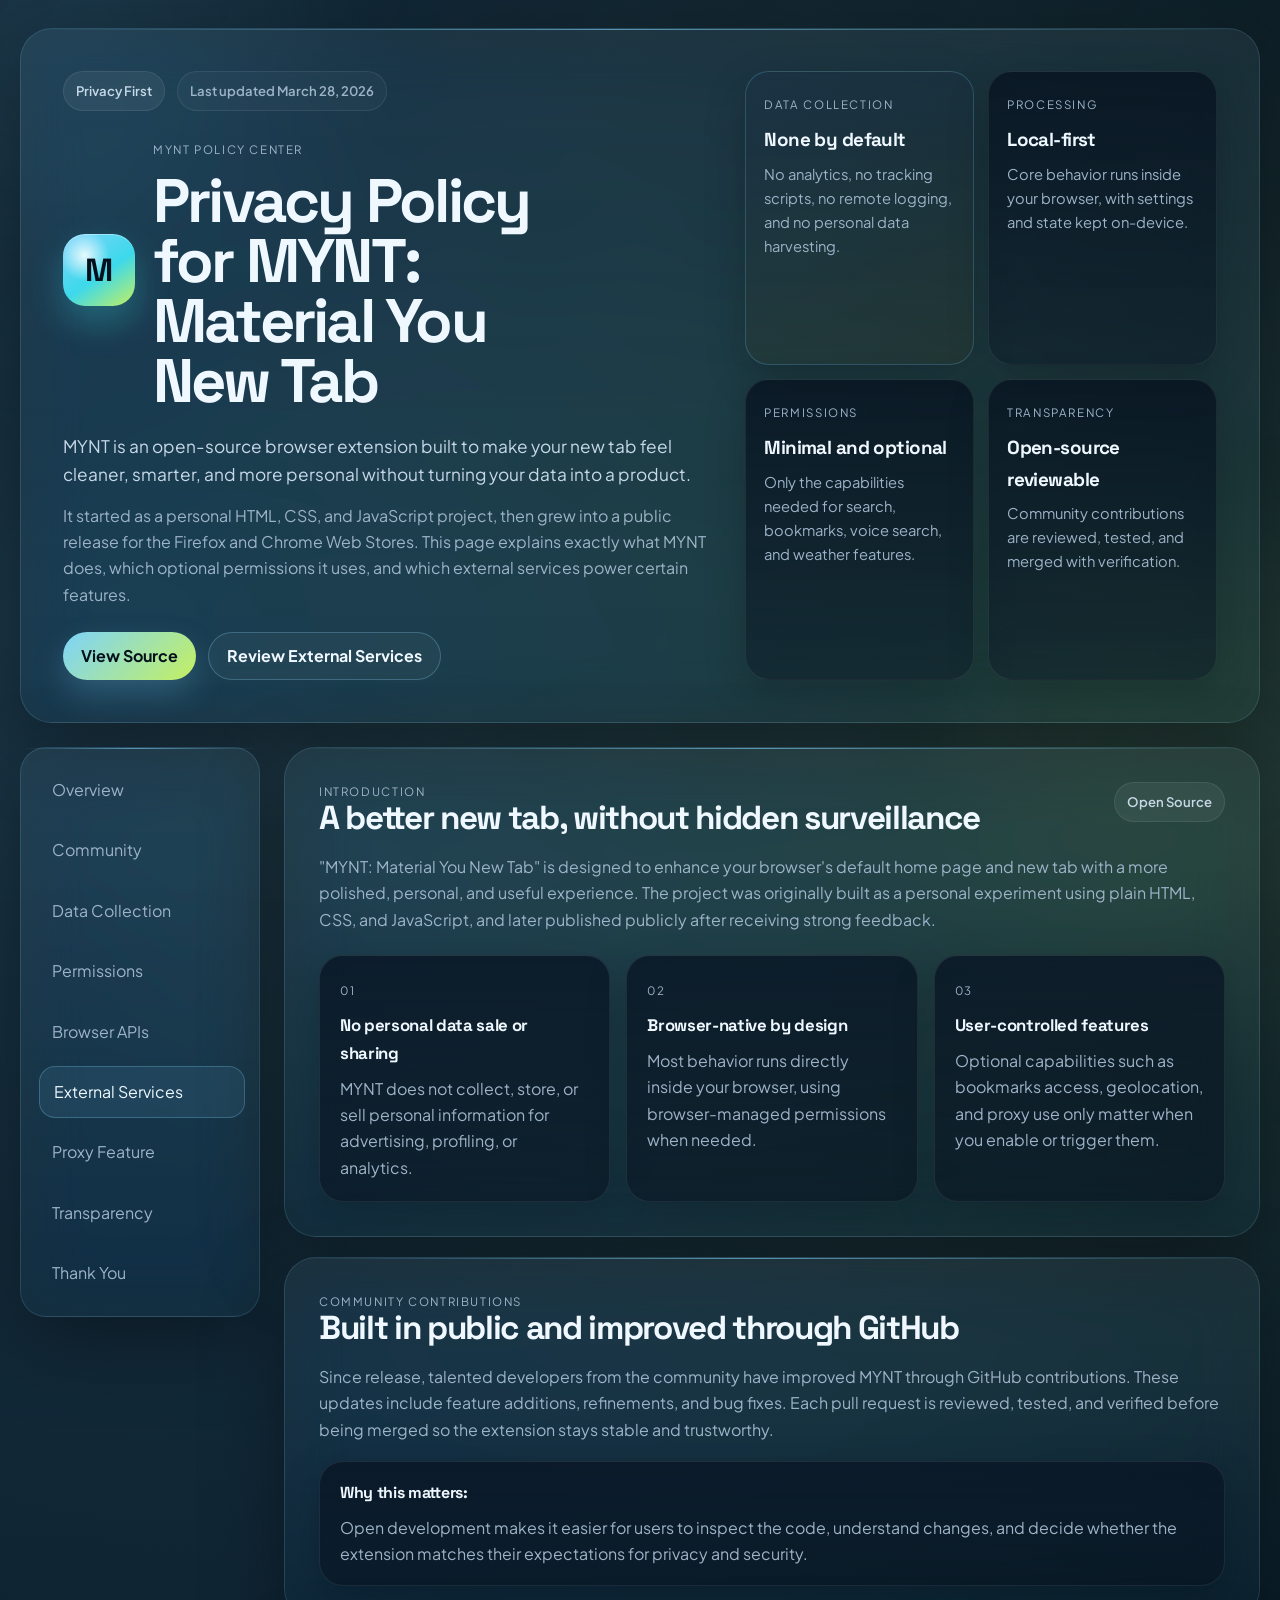
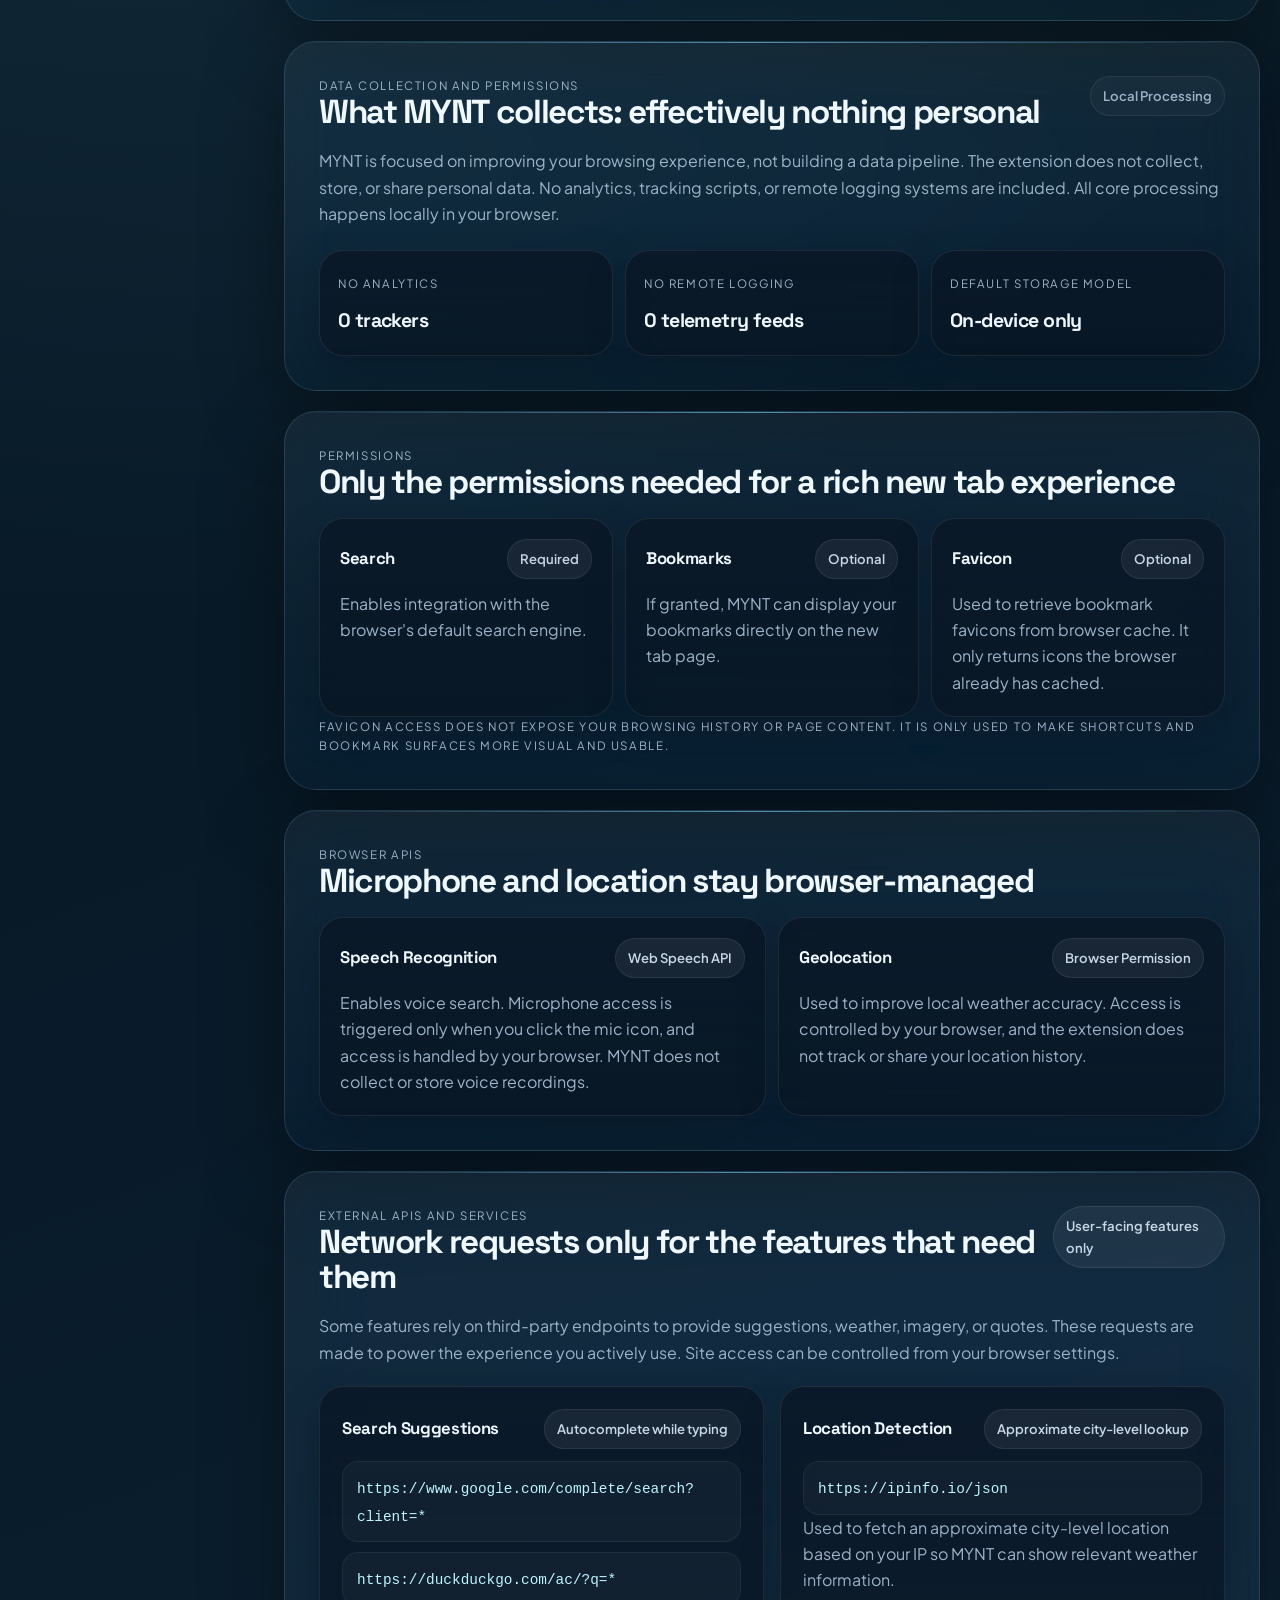
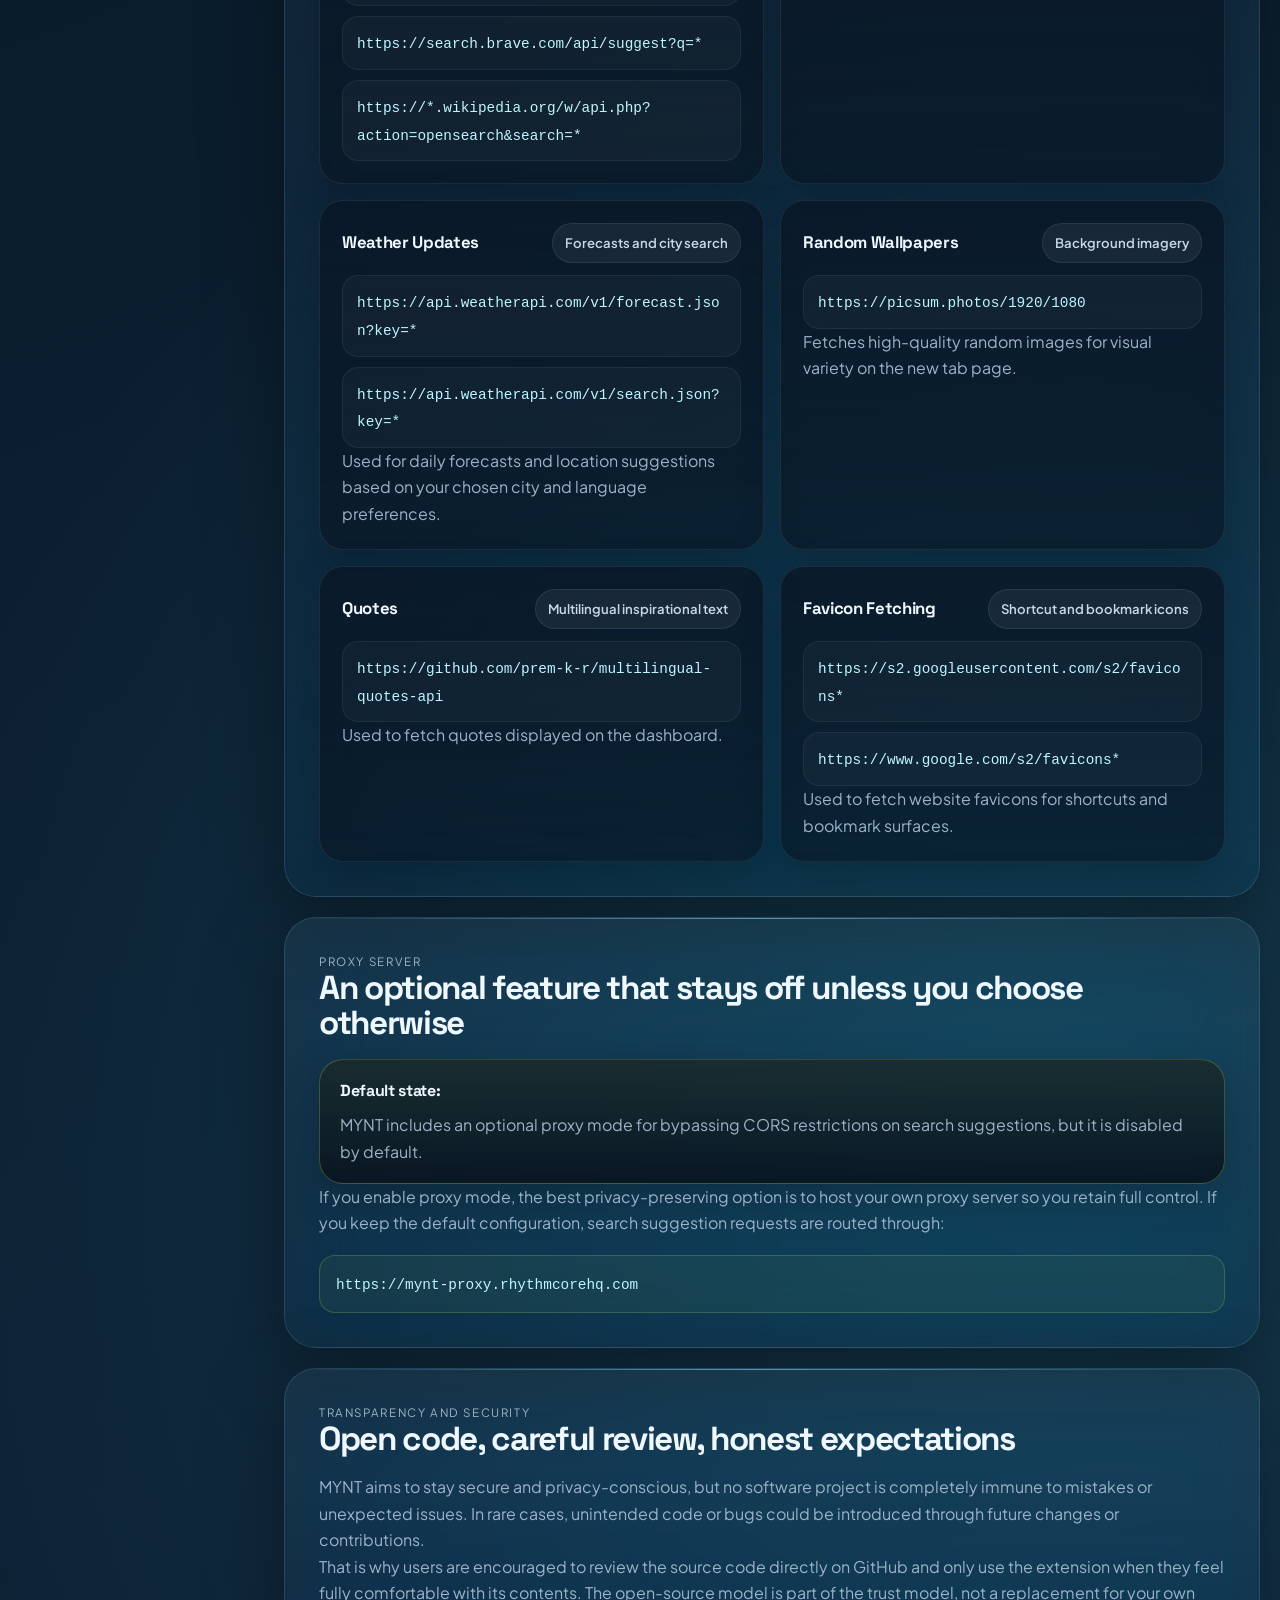
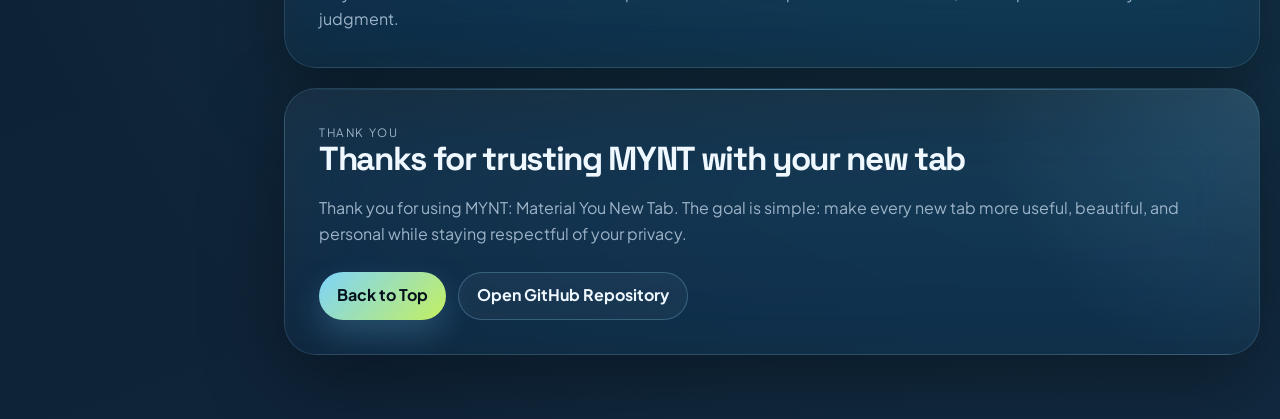
<file: privacy.html>
<!DOCTYPE html>
<html lang="en">
<head>
    <meta charset="UTF-8">
    <meta name="viewport" content="width=device-width, initial-scale=1.0">
    <title>Privacy Policy | MYNT: Material You New Tab</title>
    <meta name="description" content="Privacy Policy for MYNT: Material You New Tab. Learn what the extension accesses, which services it uses, and how it protects your privacy.">
    <link rel="icon" type="image/png" href="icon-48.png">
    <link rel="preconnect" href="https://fonts.googleapis.com">
    <link rel="preconnect" href="https://fonts.gstatic.com" crossorigin>
    <link href="https://fonts.googleapis.com/css2?family=Plus+Jakarta+Sans:wght@400;500;600;700;800&family=Space+Grotesk:wght@400;500;700&display=swap" rel="stylesheet">
    <link rel="stylesheet" href="privacy.css">
</head>
<body>
    <div class="privacy-noise" aria-hidden="true"></div>
    <div class="privacy-glow privacy-glow-a" aria-hidden="true"></div>
    <div class="privacy-glow privacy-glow-b" aria-hidden="true"></div>

    <div class="page-shell">
        <header class="hero-panel" id="top">
            <div class="hero-copy">
                <div class="hero-eyebrow">
                    <span class="eyebrow-pill">Privacy First</span>
                    <span class="eyebrow-pill eyebrow-pill-muted">Last updated March 28, 2026</span>
                </div>
                <div class="brand-row">
                    <div class="brand-mark" aria-hidden="true">M</div>
                    <div>
                        <p class="brand-label">MYNT Policy Center</p>
                        <h1>Privacy Policy for MYNT: Material You New Tab</h1>
                    </div>
                </div>
                <p class="hero-lead">
                    MYNT is an open-source browser extension built to make your new tab feel cleaner,
                    smarter, and more personal without turning your data into a product.
                </p>
                <p class="hero-text">
                    It started as a personal HTML, CSS, and JavaScript project, then grew into a public
                    release for the Firefox and Chrome Web Stores. This page explains exactly what MYNT
                    does, which optional permissions it uses, and which external services power certain features.
                </p>
                <div class="hero-actions">
                    <a class="cta-primary" href="https://github.com/aniketmishra-0/OmSpace---New-Tab-Dashboard" target="_blank" rel="noreferrer">View Source</a>
                    <a class="cta-secondary" href="#services">Review External Services</a>
                </div>
            </div>

            <aside class="hero-stats" aria-label="Privacy highlights">
                <article class="signal-card signal-card-strong">
                    <span class="signal-label">Data Collection</span>
                    <strong>None by default</strong>
                    <p>No analytics, no tracking scripts, no remote logging, and no personal data harvesting.</p>
                </article>
                <article class="signal-card">
                    <span class="signal-label">Processing</span>
                    <strong>Local-first</strong>
                    <p>Core behavior runs inside your browser, with settings and state kept on-device.</p>
                </article>
                <article class="signal-card">
                    <span class="signal-label">Permissions</span>
                    <strong>Minimal and optional</strong>
                    <p>Only the capabilities needed for search, bookmarks, voice search, and weather features.</p>
                </article>
                <article class="signal-card">
                    <span class="signal-label">Transparency</span>
                    <strong>Open-source reviewable</strong>
                    <p>Community contributions are reviewed, tested, and merged with verification.</p>
                </article>
            </aside>
        </header>

        <main class="policy-layout">
            <aside class="policy-nav-shell">
                <nav class="policy-nav" aria-label="Privacy sections">
                    <a href="#overview" class="active">Overview</a>
                    <a href="#community">Community</a>
                    <a href="#collection">Data Collection</a>
                    <a href="#permissions">Permissions</a>
                    <a href="#browser-apis">Browser APIs</a>
                    <a href="#services">External Services</a>
                    <a href="#proxy">Proxy Feature</a>
                    <a href="#transparency">Transparency</a>
                    <a href="#thanks">Thank You</a>
                </nav>
            </aside>

            <div class="policy-content">
                <section class="policy-section" id="overview">
                    <div class="section-heading">
                        <div>
                            <p class="section-kicker">Introduction</p>
                            <h2>A better new tab, without hidden surveillance</h2>
                        </div>
                        <span class="section-badge">Open Source</span>
                    </div>
                    <p>
                        "MYNT: Material You New Tab" is designed to enhance your browser's default home page and new tab
                        with a more polished, personal, and useful experience. The project was originally built as a personal
                        experiment using plain HTML, CSS, and JavaScript, and later published publicly after receiving strong feedback.
                    </p>
                    <div class="principles-grid">
                        <article class="info-card">
                            <span class="card-index">01</span>
                            <h3>No personal data sale or sharing</h3>
                            <p>MYNT does not collect, store, or sell personal information for advertising, profiling, or analytics.</p>
                        </article>
                        <article class="info-card">
                            <span class="card-index">02</span>
                            <h3>Browser-native by design</h3>
                            <p>Most behavior runs directly inside your browser, using browser-managed permissions when needed.</p>
                        </article>
                        <article class="info-card">
                            <span class="card-index">03</span>
                            <h3>User-controlled features</h3>
                            <p>Optional capabilities such as bookmarks access, geolocation, and proxy use only matter when you enable or trigger them.</p>
                        </article>
                    </div>
                </section>

                <section class="policy-section" id="community">
                    <div class="section-heading">
                        <div>
                            <p class="section-kicker">Community Contributions</p>
                            <h2>Built in public and improved through GitHub</h2>
                        </div>
                    </div>
                    <p>
                        Since release, talented developers from the community have improved MYNT through GitHub contributions.
                        These updates include feature additions, refinements, and bug fixes. Each pull request is reviewed,
                        tested, and verified before being merged so the extension stays stable and trustworthy.
                    </p>
                    <div class="callout">
                        <strong>Why this matters:</strong>
                        <p>
                            Open development makes it easier for users to inspect the code, understand changes, and decide whether
                            the extension matches their expectations for privacy and security.
                        </p>
                    </div>
                </section>

                <section class="policy-section" id="collection">
                    <div class="section-heading">
                        <div>
                            <p class="section-kicker">Data Collection and Permissions</p>
                            <h2>What MYNT collects: effectively nothing personal</h2>
                        </div>
                        <span class="section-badge section-badge-calm">Local Processing</span>
                    </div>
                    <p>
                        MYNT is focused on improving your browsing experience, not building a data pipeline. The extension does not
                        collect, store, or share personal data. No analytics, tracking scripts, or remote logging systems are included.
                        All core processing happens locally in your browser.
                    </p>
                    <div class="mini-stat-grid">
                        <article class="mini-stat">
                            <span>No analytics</span>
                            <strong>0 trackers</strong>
                        </article>
                        <article class="mini-stat">
                            <span>No remote logging</span>
                            <strong>0 telemetry feeds</strong>
                        </article>
                        <article class="mini-stat">
                            <span>Default storage model</span>
                            <strong>On-device only</strong>
                        </article>
                    </div>
                </section>

                <section class="policy-section" id="permissions">
                    <div class="section-heading">
                        <div>
                            <p class="section-kicker">Permissions</p>
                            <h2>Only the permissions needed for a rich new tab experience</h2>
                        </div>
                    </div>
                    <div class="permission-grid">
                        <article class="permission-card">
                            <div class="permission-top">
                                <h3>Search</h3>
                                <span>Required</span>
                            </div>
                            <p>Enables integration with the browser's default search engine.</p>
                        </article>
                        <article class="permission-card">
                            <div class="permission-top">
                                <h3>Bookmarks</h3>
                                <span>Optional</span>
                            </div>
                            <p>If granted, MYNT can display your bookmarks directly on the new tab page.</p>
                        </article>
                        <article class="permission-card">
                            <div class="permission-top">
                                <h3>Favicon</h3>
                                <span>Optional</span>
                            </div>
                            <p>Used to retrieve bookmark favicons from browser cache. It only returns icons the browser already has cached.</p>
                        </article>
                    </div>
                    <p class="section-note">
                        Favicon access does not expose your browsing history or page content. It is only used to make shortcuts and bookmark surfaces more visual and usable.
                    </p>
                </section>

                <section class="policy-section" id="browser-apis">
                    <div class="section-heading">
                        <div>
                            <p class="section-kicker">Browser APIs</p>
                            <h2>Microphone and location stay browser-managed</h2>
                        </div>
                    </div>
                    <div class="api-grid">
                        <article class="api-card">
                            <div class="api-title-row">
                                <h3>Speech Recognition</h3>
                                <span>Web Speech API</span>
                            </div>
                            <p>
                                Enables voice search. Microphone access is triggered only when you click the mic icon, and access is handled by your browser.
                                MYNT does not collect or store voice recordings.
                            </p>
                        </article>
                        <article class="api-card">
                            <div class="api-title-row">
                                <h3>Geolocation</h3>
                                <span>Browser Permission</span>
                            </div>
                            <p>
                                Used to improve local weather accuracy. Access is controlled by your browser, and the extension does not track or share your location history.
                            </p>
                        </article>
                    </div>
                </section>

                <section class="policy-section" id="services">
                    <div class="section-heading">
                        <div>
                            <p class="section-kicker">External APIs and Services</p>
                            <h2>Network requests only for the features that need them</h2>
                        </div>
                        <span class="section-badge">User-facing features only</span>
                    </div>
                    <p>
                        Some features rely on third-party endpoints to provide suggestions, weather, imagery, or quotes. These requests are made to power the experience you actively use.
                        Site access can be controlled from your browser settings.
                    </p>
                    <div class="service-stack">
                        <article class="service-card">
                            <div class="service-head">
                                <h3>Search Suggestions</h3>
                                <span>Autocomplete while typing</span>
                            </div>
                            <ul class="endpoint-list">
                                <li><code>https://www.google.com/complete/search?client=*</code></li>
                                <li><code>https://duckduckgo.com/ac/?q=*</code></li>
                                <li><code>https://search.brave.com/api/suggest?q=*</code></li>
                                <li><code>https://*.wikipedia.org/w/api.php?action=opensearch&amp;search=*</code></li>
                            </ul>
                        </article>

                        <article class="service-card">
                            <div class="service-head">
                                <h3>Location Detection</h3>
                                <span>Approximate city-level lookup</span>
                            </div>
                            <ul class="endpoint-list">
                                <li><code>https://ipinfo.io/json</code></li>
                            </ul>
                            <p>Used to fetch an approximate city-level location based on your IP so MYNT can show relevant weather information.</p>
                        </article>

                        <article class="service-card">
                            <div class="service-head">
                                <h3>Weather Updates</h3>
                                <span>Forecasts and city search</span>
                            </div>
                            <ul class="endpoint-list">
                                <li><code>https://api.weatherapi.com/v1/forecast.json?key=*</code></li>
                                <li><code>https://api.weatherapi.com/v1/search.json?key=*</code></li>
                            </ul>
                            <p>Used for daily forecasts and location suggestions based on your chosen city and language preferences.</p>
                        </article>

                        <article class="service-card">
                            <div class="service-head">
                                <h3>Random Wallpapers</h3>
                                <span>Background imagery</span>
                            </div>
                            <ul class="endpoint-list">
                                <li><code>https://picsum.photos/1920/1080</code></li>
                            </ul>
                            <p>Fetches high-quality random images for visual variety on the new tab page.</p>
                        </article>

                        <article class="service-card">
                            <div class="service-head">
                                <h3>Quotes</h3>
                                <span>Multilingual inspirational text</span>
                            </div>
                            <ul class="endpoint-list">
                                <li><code>https://github.com/prem-k-r/multilingual-quotes-api</code></li>
                            </ul>
                            <p>Used to fetch quotes displayed on the dashboard.</p>
                        </article>

                        <article class="service-card">
                            <div class="service-head">
                                <h3>Favicon Fetching</h3>
                                <span>Shortcut and bookmark icons</span>
                            </div>
                            <ul class="endpoint-list">
                                <li><code>https://s2.googleusercontent.com/s2/favicons*</code></li>
                                <li><code>https://www.google.com/s2/favicons*</code></li>
                            </ul>
                            <p>Used to fetch website favicons for shortcuts and bookmark surfaces.</p>
                        </article>
                    </div>
                </section>

                <section class="policy-section" id="proxy">
                    <div class="section-heading">
                        <div>
                            <p class="section-kicker">Proxy Server</p>
                            <h2>An optional feature that stays off unless you choose otherwise</h2>
                        </div>
                    </div>
                    <div class="callout callout-highlight">
                        <strong>Default state:</strong>
                        <p>MYNT includes an optional proxy mode for bypassing CORS restrictions on search suggestions, but it is disabled by default.</p>
                    </div>
                    <p>
                        If you enable proxy mode, the best privacy-preserving option is to host your own proxy server so you retain full control.
                        If you keep the default configuration, search suggestion requests are routed through:
                    </p>
                    <p class="mono-line">
                        <code>https://mynt-proxy.rhythmcorehq.com</code>
                    </p>
                </section>

                <section class="policy-section" id="transparency">
                    <div class="section-heading">
                        <div>
                            <p class="section-kicker">Transparency and Security</p>
                            <h2>Open code, careful review, honest expectations</h2>
                        </div>
                    </div>
                    <p>
                        MYNT aims to stay secure and privacy-conscious, but no software project is completely immune to mistakes or unexpected issues.
                        In rare cases, unintended code or bugs could be introduced through future changes or contributions.
                    </p>
                    <p>
                        That is why users are encouraged to review the source code directly on GitHub and only use the extension when they feel fully comfortable with its contents.
                        The open-source model is part of the trust model, not a replacement for your own judgment.
                    </p>
                </section>

                <section class="policy-section policy-section-final" id="thanks">
                    <div class="section-heading">
                        <div>
                            <p class="section-kicker">Thank You</p>
                            <h2>Thanks for trusting MYNT with your new tab</h2>
                        </div>
                    </div>
                    <p>
                        Thank you for using MYNT: Material You New Tab. The goal is simple: make every new tab more useful,
                        beautiful, and personal while staying respectful of your privacy.
                    </p>
                    <div class="footer-actions">
                        <a class="cta-primary" href="#top">Back to Top</a>
                        <a class="cta-secondary" href="https://github.com/aniketmishra-0/OmSpace---New-Tab-Dashboard" target="_blank" rel="noreferrer">Open GitHub Repository</a>
                    </div>
                </section>
            </div>
        </main>
    </div>

    <script>
        const navLinks = [...document.querySelectorAll('.policy-nav a')];
        const sections = navLinks
            .map((link) => document.querySelector(link.getAttribute('href')))
            .filter(Boolean);

        const setActiveLink = (id) => {
            navLinks.forEach((link) => {
                link.classList.toggle('active', link.getAttribute('href') === `#${id}`);
            });
        };

        const observer = new IntersectionObserver((entries) => {
            entries.forEach((entry) => {
                if (entry.isIntersecting) setActiveLink(entry.target.id);
            });
        }, {
            rootMargin: '-28% 0px -55% 0px',
            threshold: 0.1
        });

        sections.forEach((section) => observer.observe(section));
    </script>
</body>
</html>
</file>
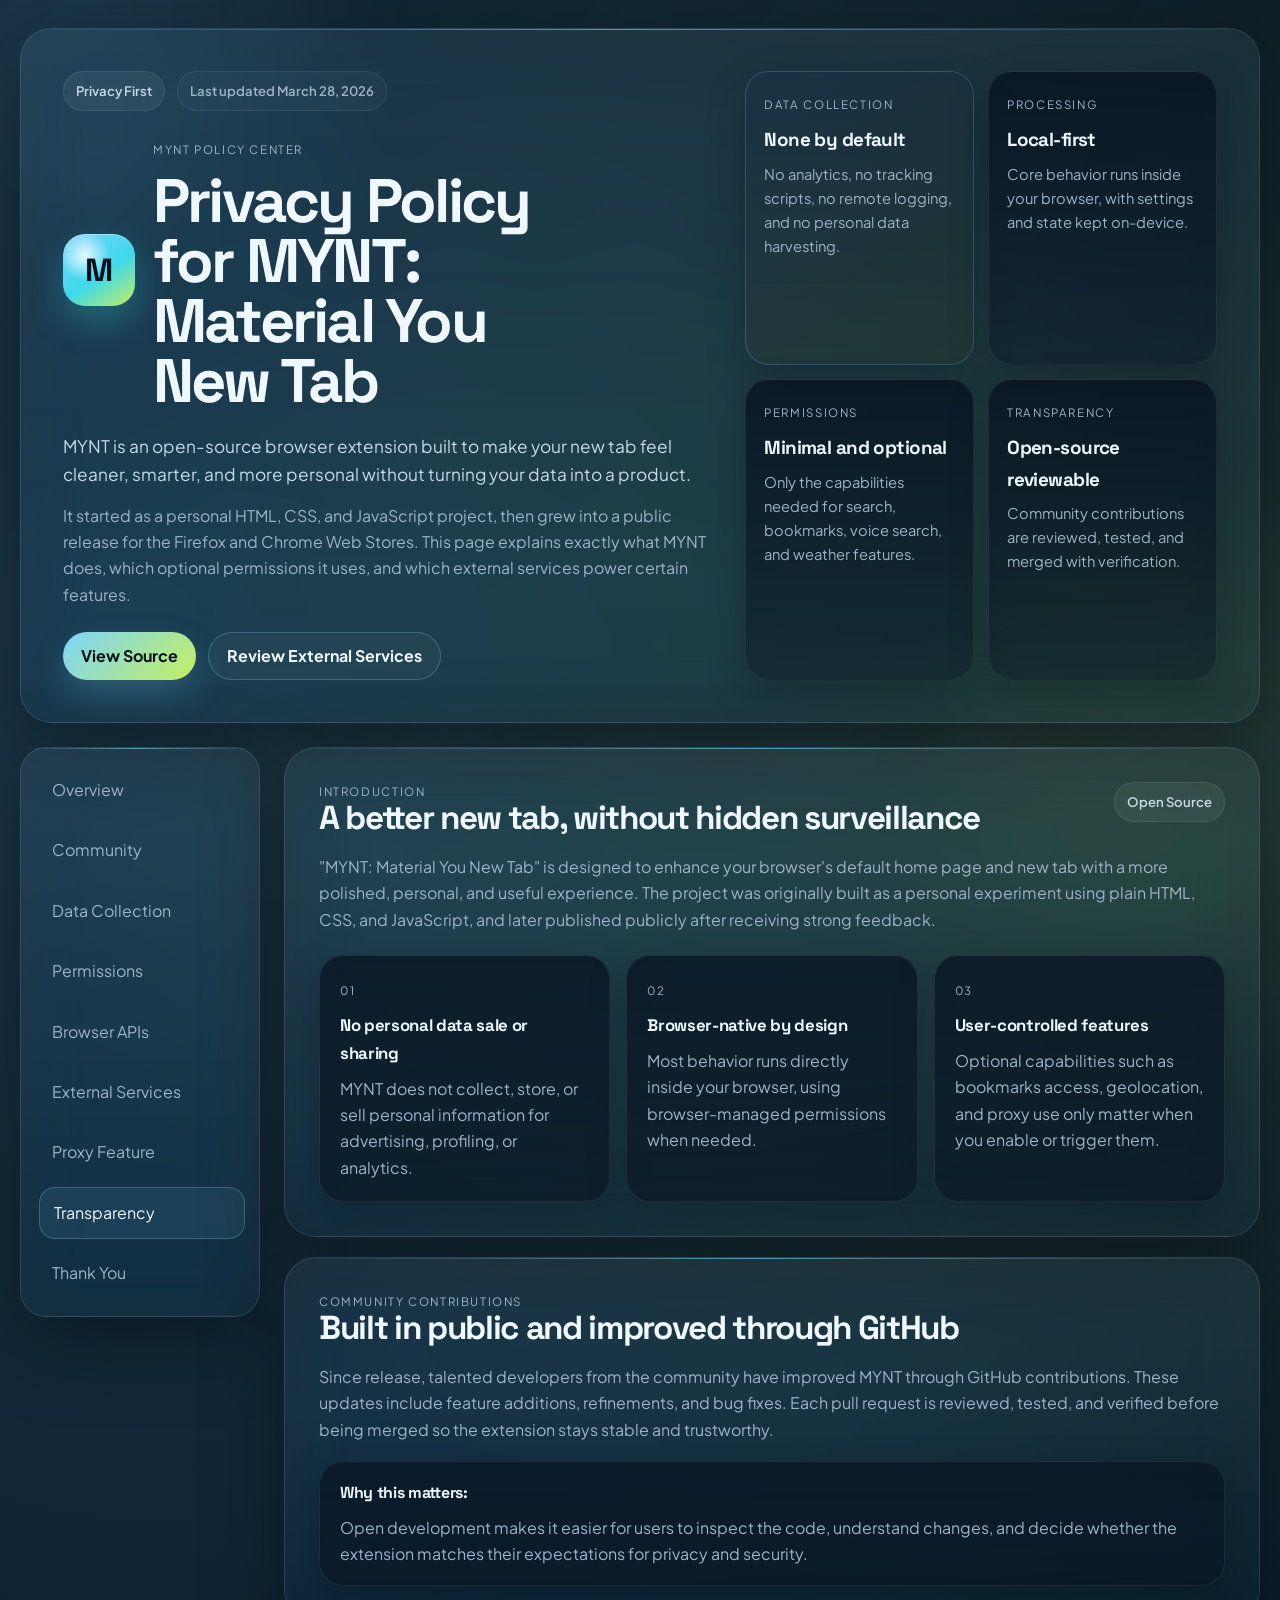
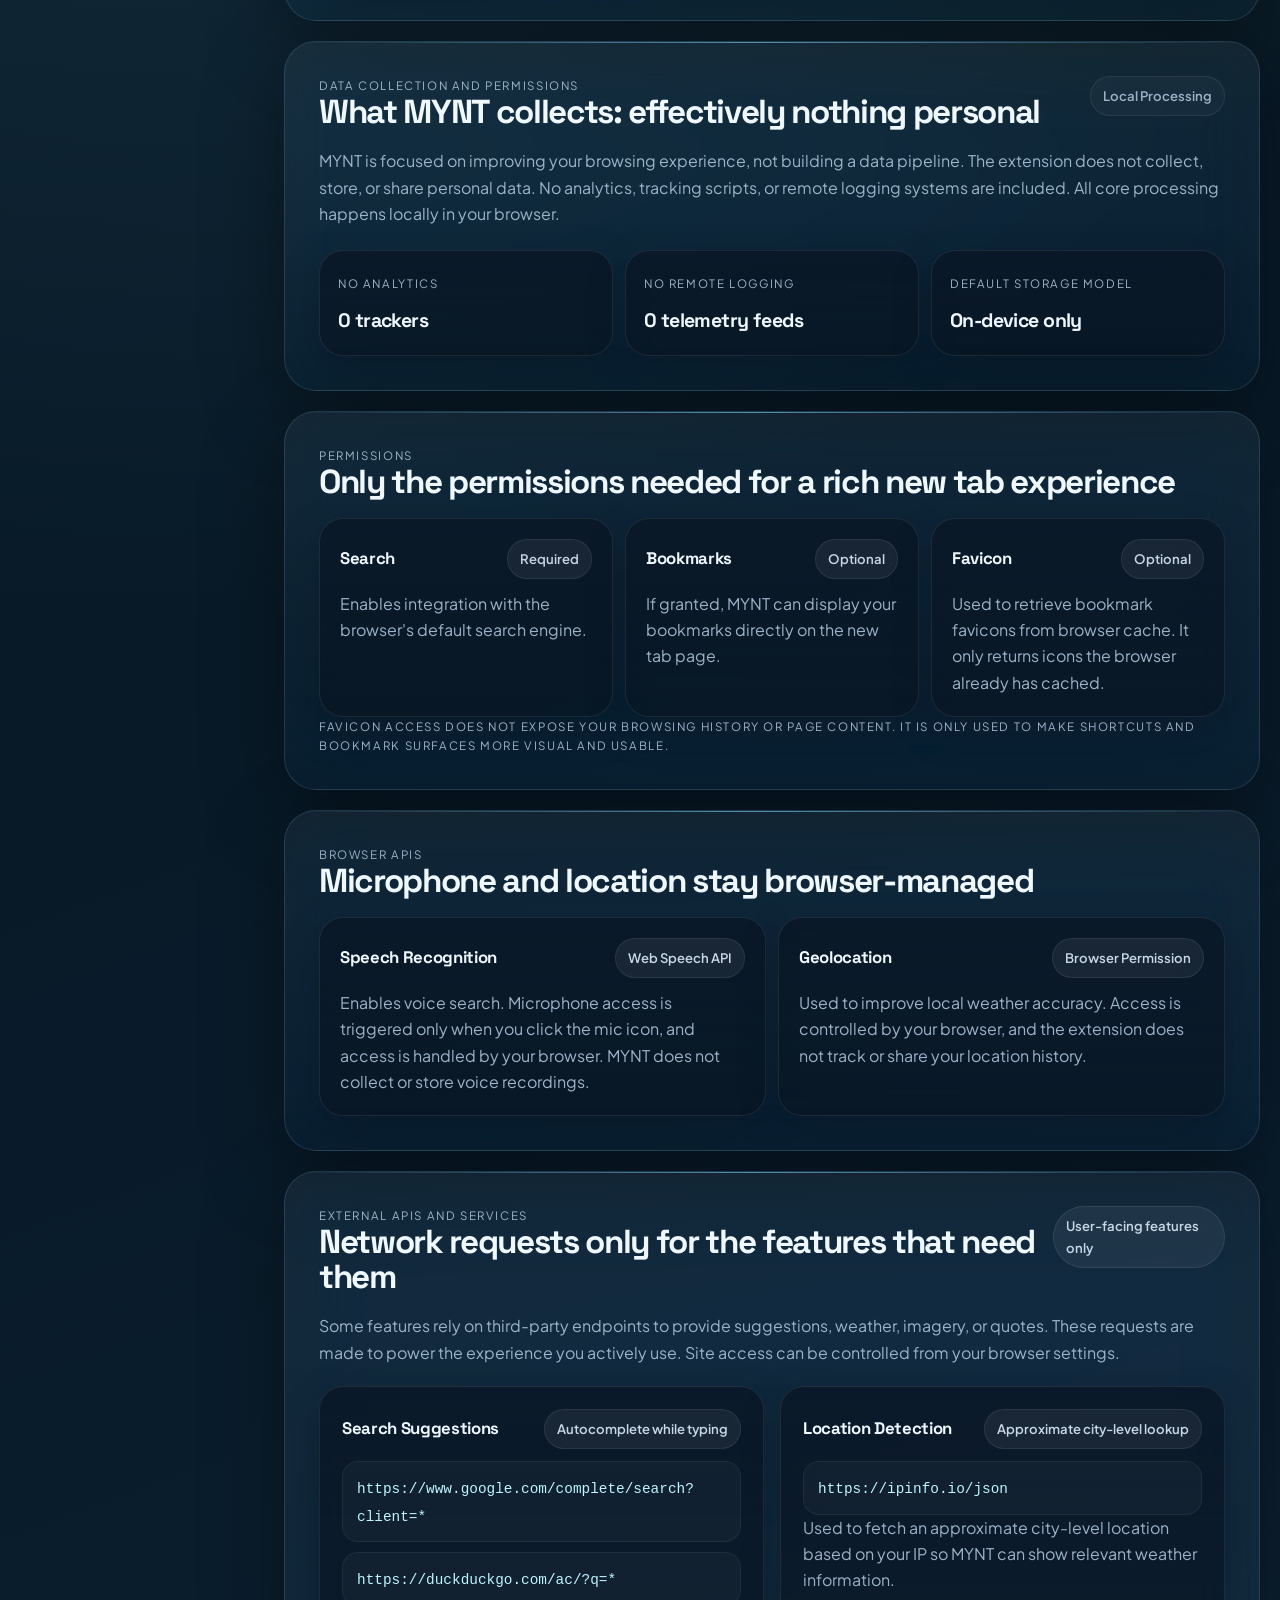
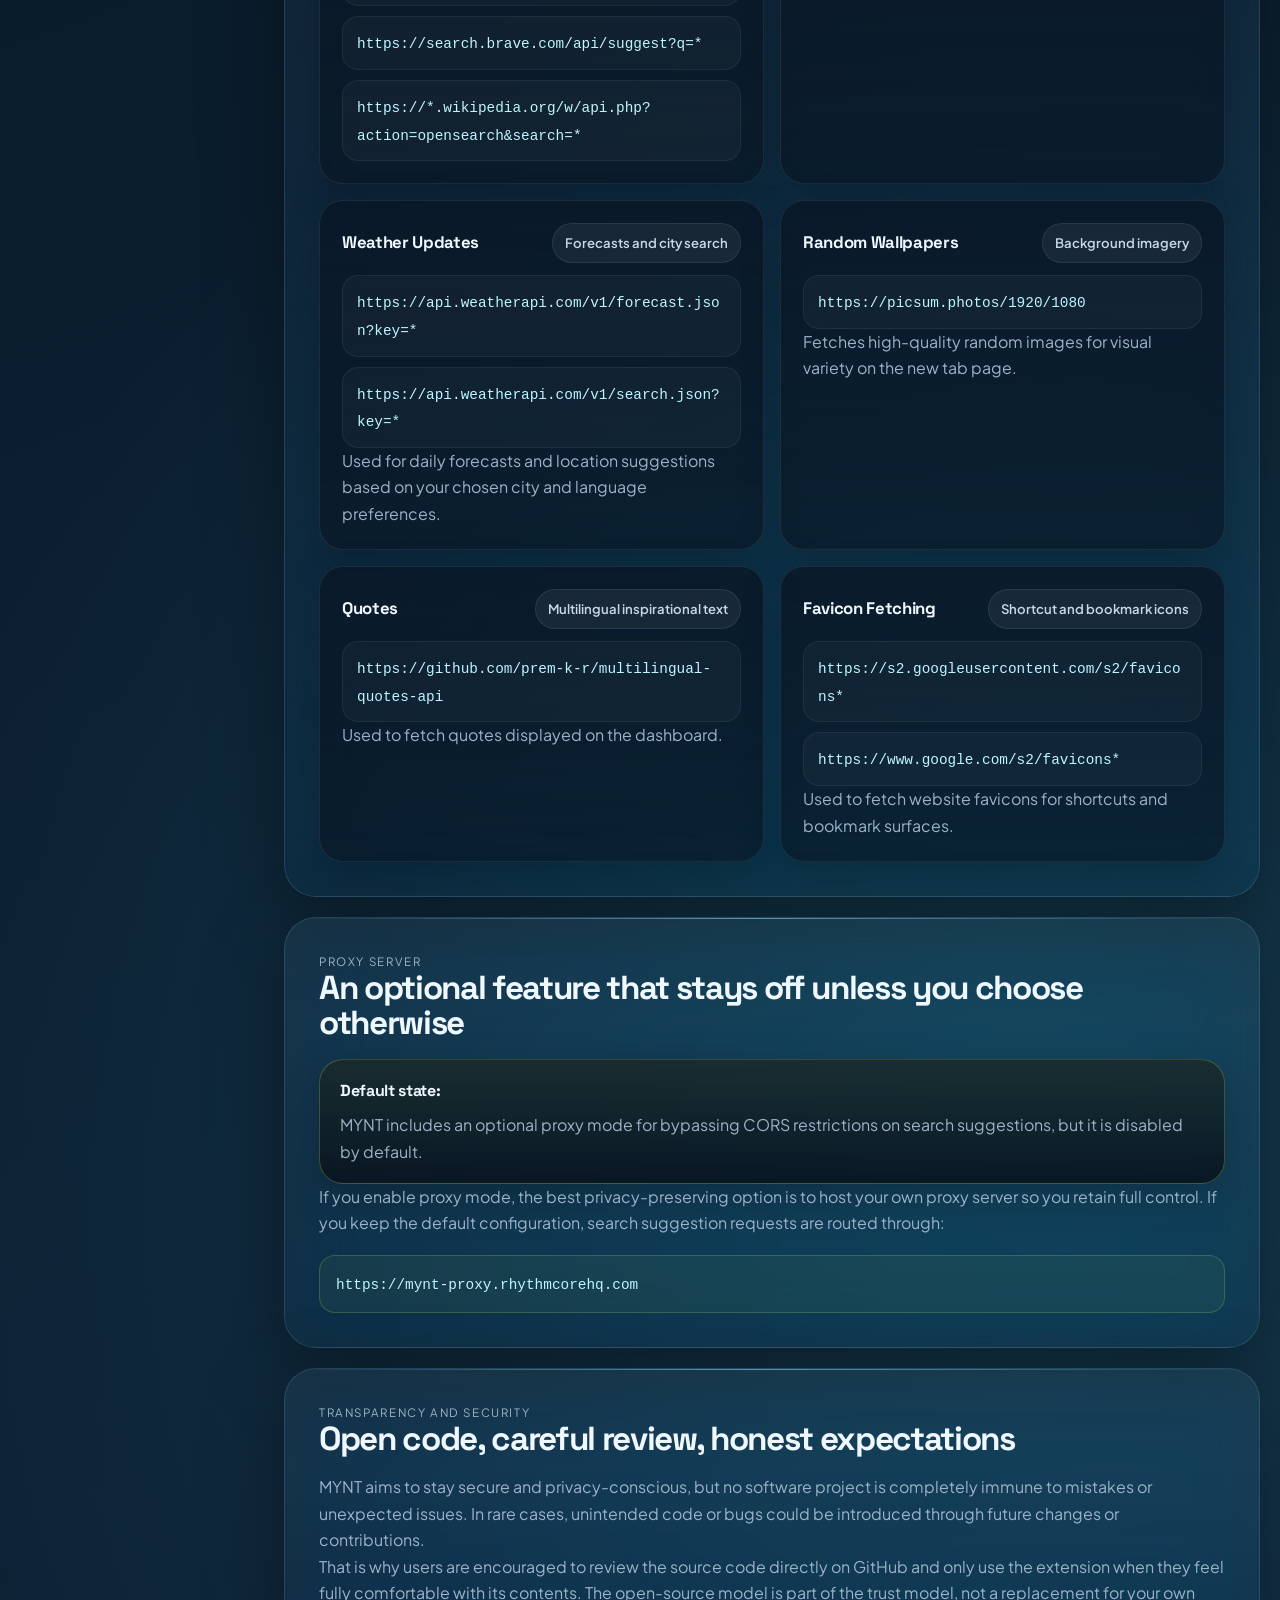
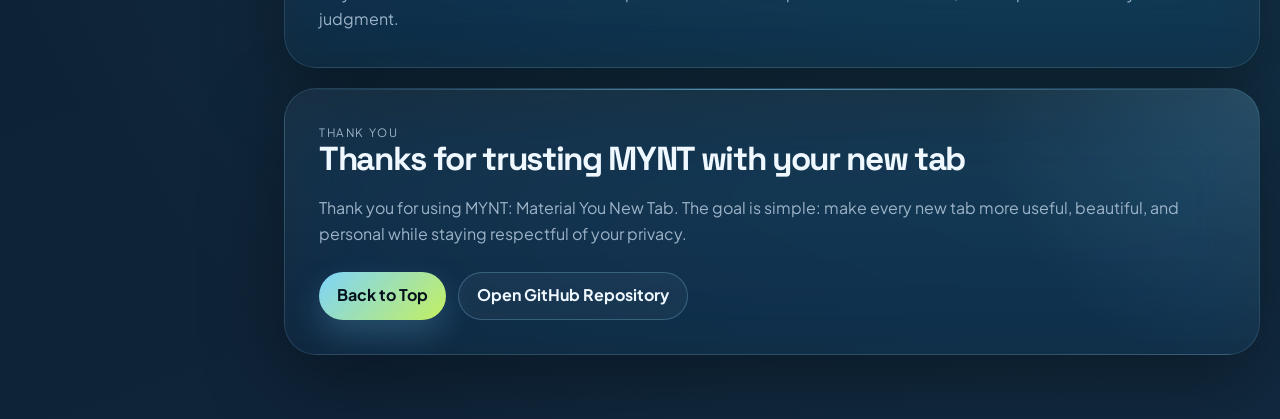
<file: Docs/privacy.html>
<!DOCTYPE html>
<html lang="en">
<head>
    <meta charset="UTF-8">
    <meta name="viewport" content="width=device-width, initial-scale=1.0">
    <title>Privacy Policy | MYNT: Material You New Tab</title>
    <meta name="description" content="Privacy Policy for MYNT: Material You New Tab. Learn what the extension accesses, which services it uses, and how it protects your privacy.">
    <link rel="icon" type="image/png" href="../icon-48.png">
    <link rel="preconnect" href="https://fonts.googleapis.com">
    <link rel="preconnect" href="https://fonts.gstatic.com" crossorigin>
    <link href="https://fonts.googleapis.com/css2?family=Plus+Jakarta+Sans:wght@400;500;600;700;800&family=Space+Grotesk:wght@400;500;700&display=swap" rel="stylesheet">
    <link rel="stylesheet" href="privacy.css">
</head>
<body>
    <div class="privacy-noise" aria-hidden="true"></div>
    <div class="privacy-glow privacy-glow-a" aria-hidden="true"></div>
    <div class="privacy-glow privacy-glow-b" aria-hidden="true"></div>

    <div class="page-shell">
        <header class="hero-panel" id="top">
            <div class="hero-copy">
                <div class="hero-eyebrow">
                    <span class="eyebrow-pill">Privacy First</span>
                    <span class="eyebrow-pill eyebrow-pill-muted">Last updated March 28, 2026</span>
                </div>
                <div class="brand-row">
                    <div class="brand-mark" aria-hidden="true">M</div>
                    <div>
                        <p class="brand-label">MYNT Policy Center</p>
                        <h1>Privacy Policy for MYNT: Material You New Tab</h1>
                    </div>
                </div>
                <p class="hero-lead">
                    MYNT is an open-source browser extension built to make your new tab feel cleaner,
                    smarter, and more personal without turning your data into a product.
                </p>
                <p class="hero-text">
                    It started as a personal HTML, CSS, and JavaScript project, then grew into a public
                    release for the Firefox and Chrome Web Stores. This page explains exactly what MYNT
                    does, which optional permissions it uses, and which external services power certain features.
                </p>
                <div class="hero-actions">
                    <a class="cta-primary" href="https://github.com/aniketmishra-0/OmSpace---New-Tab-Dashboard" target="_blank" rel="noreferrer">View Source</a>
                    <a class="cta-secondary" href="#services">Review External Services</a>
                </div>
            </div>

            <aside class="hero-stats" aria-label="Privacy highlights">
                <article class="signal-card signal-card-strong">
                    <span class="signal-label">Data Collection</span>
                    <strong>None by default</strong>
                    <p>No analytics, no tracking scripts, no remote logging, and no personal data harvesting.</p>
                </article>
                <article class="signal-card">
                    <span class="signal-label">Processing</span>
                    <strong>Local-first</strong>
                    <p>Core behavior runs inside your browser, with settings and state kept on-device.</p>
                </article>
                <article class="signal-card">
                    <span class="signal-label">Permissions</span>
                    <strong>Minimal and optional</strong>
                    <p>Only the capabilities needed for search, bookmarks, voice search, and weather features.</p>
                </article>
                <article class="signal-card">
                    <span class="signal-label">Transparency</span>
                    <strong>Open-source reviewable</strong>
                    <p>Community contributions are reviewed, tested, and merged with verification.</p>
                </article>
            </aside>
        </header>

        <main class="policy-layout">
            <aside class="policy-nav-shell">
                <nav class="policy-nav" aria-label="Privacy sections">
                    <a href="#overview" class="active">Overview</a>
                    <a href="#community">Community</a>
                    <a href="#collection">Data Collection</a>
                    <a href="#permissions">Permissions</a>
                    <a href="#browser-apis">Browser APIs</a>
                    <a href="#services">External Services</a>
                    <a href="#proxy">Proxy Feature</a>
                    <a href="#transparency">Transparency</a>
                    <a href="#thanks">Thank You</a>
                </nav>
            </aside>

            <div class="policy-content">
                <section class="policy-section" id="overview">
                    <div class="section-heading">
                        <div>
                            <p class="section-kicker">Introduction</p>
                            <h2>A better new tab, without hidden surveillance</h2>
                        </div>
                        <span class="section-badge">Open Source</span>
                    </div>
                    <p>
                        "MYNT: Material You New Tab" is designed to enhance your browser's default home page and new tab
                        with a more polished, personal, and useful experience. The project was originally built as a personal
                        experiment using plain HTML, CSS, and JavaScript, and later published publicly after receiving strong feedback.
                    </p>
                    <div class="principles-grid">
                        <article class="info-card">
                            <span class="card-index">01</span>
                            <h3>No personal data sale or sharing</h3>
                            <p>MYNT does not collect, store, or sell personal information for advertising, profiling, or analytics.</p>
                        </article>
                        <article class="info-card">
                            <span class="card-index">02</span>
                            <h3>Browser-native by design</h3>
                            <p>Most behavior runs directly inside your browser, using browser-managed permissions when needed.</p>
                        </article>
                        <article class="info-card">
                            <span class="card-index">03</span>
                            <h3>User-controlled features</h3>
                            <p>Optional capabilities such as bookmarks access, geolocation, and proxy use only matter when you enable or trigger them.</p>
                        </article>
                    </div>
                </section>

                <section class="policy-section" id="community">
                    <div class="section-heading">
                        <div>
                            <p class="section-kicker">Community Contributions</p>
                            <h2>Built in public and improved through GitHub</h2>
                        </div>
                    </div>
                    <p>
                        Since release, talented developers from the community have improved MYNT through GitHub contributions.
                        These updates include feature additions, refinements, and bug fixes. Each pull request is reviewed,
                        tested, and verified before being merged so the extension stays stable and trustworthy.
                    </p>
                    <div class="callout">
                        <strong>Why this matters:</strong>
                        <p>
                            Open development makes it easier for users to inspect the code, understand changes, and decide whether
                            the extension matches their expectations for privacy and security.
                        </p>
                    </div>
                </section>

                <section class="policy-section" id="collection">
                    <div class="section-heading">
                        <div>
                            <p class="section-kicker">Data Collection and Permissions</p>
                            <h2>What MYNT collects: effectively nothing personal</h2>
                        </div>
                        <span class="section-badge section-badge-calm">Local Processing</span>
                    </div>
                    <p>
                        MYNT is focused on improving your browsing experience, not building a data pipeline. The extension does not
                        collect, store, or share personal data. No analytics, tracking scripts, or remote logging systems are included.
                        All core processing happens locally in your browser.
                    </p>
                    <div class="mini-stat-grid">
                        <article class="mini-stat">
                            <span>No analytics</span>
                            <strong>0 trackers</strong>
                        </article>
                        <article class="mini-stat">
                            <span>No remote logging</span>
                            <strong>0 telemetry feeds</strong>
                        </article>
                        <article class="mini-stat">
                            <span>Default storage model</span>
                            <strong>On-device only</strong>
                        </article>
                    </div>
                </section>

                <section class="policy-section" id="permissions">
                    <div class="section-heading">
                        <div>
                            <p class="section-kicker">Permissions</p>
                            <h2>Only the permissions needed for a rich new tab experience</h2>
                        </div>
                    </div>
                    <div class="permission-grid">
                        <article class="permission-card">
                            <div class="permission-top">
                                <h3>Search</h3>
                                <span>Required</span>
                            </div>
                            <p>Enables integration with the browser's default search engine.</p>
                        </article>
                        <article class="permission-card">
                            <div class="permission-top">
                                <h3>Bookmarks</h3>
                                <span>Optional</span>
                            </div>
                            <p>If granted, MYNT can display your bookmarks directly on the new tab page.</p>
                        </article>
                        <article class="permission-card">
                            <div class="permission-top">
                                <h3>Favicon</h3>
                                <span>Optional</span>
                            </div>
                            <p>Used to retrieve bookmark favicons from browser cache. It only returns icons the browser already has cached.</p>
                        </article>
                    </div>
                    <p class="section-note">
                        Favicon access does not expose your browsing history or page content. It is only used to make shortcuts and bookmark surfaces more visual and usable.
                    </p>
                </section>

                <section class="policy-section" id="browser-apis">
                    <div class="section-heading">
                        <div>
                            <p class="section-kicker">Browser APIs</p>
                            <h2>Microphone and location stay browser-managed</h2>
                        </div>
                    </div>
                    <div class="api-grid">
                        <article class="api-card">
                            <div class="api-title-row">
                                <h3>Speech Recognition</h3>
                                <span>Web Speech API</span>
                            </div>
                            <p>
                                Enables voice search. Microphone access is triggered only when you click the mic icon, and access is handled by your browser.
                                MYNT does not collect or store voice recordings.
                            </p>
                        </article>
                        <article class="api-card">
                            <div class="api-title-row">
                                <h3>Geolocation</h3>
                                <span>Browser Permission</span>
                            </div>
                            <p>
                                Used to improve local weather accuracy. Access is controlled by your browser, and the extension does not track or share your location history.
                            </p>
                        </article>
                    </div>
                </section>

                <section class="policy-section" id="services">
                    <div class="section-heading">
                        <div>
                            <p class="section-kicker">External APIs and Services</p>
                            <h2>Network requests only for the features that need them</h2>
                        </div>
                        <span class="section-badge">User-facing features only</span>
                    </div>
                    <p>
                        Some features rely on third-party endpoints to provide suggestions, weather, imagery, or quotes. These requests are made to power the experience you actively use.
                        Site access can be controlled from your browser settings.
                    </p>
                    <div class="service-stack">
                        <article class="service-card">
                            <div class="service-head">
                                <h3>Search Suggestions</h3>
                                <span>Autocomplete while typing</span>
                            </div>
                            <ul class="endpoint-list">
                                <li><code>https://www.google.com/complete/search?client=*</code></li>
                                <li><code>https://duckduckgo.com/ac/?q=*</code></li>
                                <li><code>https://search.brave.com/api/suggest?q=*</code></li>
                                <li><code>https://*.wikipedia.org/w/api.php?action=opensearch&amp;search=*</code></li>
                            </ul>
                        </article>

                        <article class="service-card">
                            <div class="service-head">
                                <h3>Location Detection</h3>
                                <span>Approximate city-level lookup</span>
                            </div>
                            <ul class="endpoint-list">
                                <li><code>https://ipinfo.io/json</code></li>
                            </ul>
                            <p>Used to fetch an approximate city-level location based on your IP so MYNT can show relevant weather information.</p>
                        </article>

                        <article class="service-card">
                            <div class="service-head">
                                <h3>Weather Updates</h3>
                                <span>Forecasts and city search</span>
                            </div>
                            <ul class="endpoint-list">
                                <li><code>https://api.weatherapi.com/v1/forecast.json?key=*</code></li>
                                <li><code>https://api.weatherapi.com/v1/search.json?key=*</code></li>
                            </ul>
                            <p>Used for daily forecasts and location suggestions based on your chosen city and language preferences.</p>
                        </article>

                        <article class="service-card">
                            <div class="service-head">
                                <h3>Random Wallpapers</h3>
                                <span>Background imagery</span>
                            </div>
                            <ul class="endpoint-list">
                                <li><code>https://picsum.photos/1920/1080</code></li>
                            </ul>
                            <p>Fetches high-quality random images for visual variety on the new tab page.</p>
                        </article>

                        <article class="service-card">
                            <div class="service-head">
                                <h3>Quotes</h3>
                                <span>Multilingual inspirational text</span>
                            </div>
                            <ul class="endpoint-list">
                                <li><code>https://github.com/prem-k-r/multilingual-quotes-api</code></li>
                            </ul>
                            <p>Used to fetch quotes displayed on the dashboard.</p>
                        </article>

                        <article class="service-card">
                            <div class="service-head">
                                <h3>Favicon Fetching</h3>
                                <span>Shortcut and bookmark icons</span>
                            </div>
                            <ul class="endpoint-list">
                                <li><code>https://s2.googleusercontent.com/s2/favicons*</code></li>
                                <li><code>https://www.google.com/s2/favicons*</code></li>
                            </ul>
                            <p>Used to fetch website favicons for shortcuts and bookmark surfaces.</p>
                        </article>
                    </div>
                </section>

                <section class="policy-section" id="proxy">
                    <div class="section-heading">
                        <div>
                            <p class="section-kicker">Proxy Server</p>
                            <h2>An optional feature that stays off unless you choose otherwise</h2>
                        </div>
                    </div>
                    <div class="callout callout-highlight">
                        <strong>Default state:</strong>
                        <p>MYNT includes an optional proxy mode for bypassing CORS restrictions on search suggestions, but it is disabled by default.</p>
                    </div>
                    <p>
                        If you enable proxy mode, the best privacy-preserving option is to host your own proxy server so you retain full control.
                        If you keep the default configuration, search suggestion requests are routed through:
                    </p>
                    <p class="mono-line">
                        <code>https://mynt-proxy.rhythmcorehq.com</code>
                    </p>
                </section>

                <section class="policy-section" id="transparency">
                    <div class="section-heading">
                        <div>
                            <p class="section-kicker">Transparency and Security</p>
                            <h2>Open code, careful review, honest expectations</h2>
                        </div>
                    </div>
                    <p>
                        MYNT aims to stay secure and privacy-conscious, but no software project is completely immune to mistakes or unexpected issues.
                        In rare cases, unintended code or bugs could be introduced through future changes or contributions.
                    </p>
                    <p>
                        That is why users are encouraged to review the source code directly on GitHub and only use the extension when they feel fully comfortable with its contents.
                        The open-source model is part of the trust model, not a replacement for your own judgment.
                    </p>
                </section>

                <section class="policy-section policy-section-final" id="thanks">
                    <div class="section-heading">
                        <div>
                            <p class="section-kicker">Thank You</p>
                            <h2>Thanks for trusting MYNT with your new tab</h2>
                        </div>
                    </div>
                    <p>
                        Thank you for using MYNT: Material You New Tab. The goal is simple: make every new tab more useful,
                        beautiful, and personal while staying respectful of your privacy.
                    </p>
                    <div class="footer-actions">
                        <a class="cta-primary" href="#top">Back to Top</a>
                        <a class="cta-secondary" href="https://github.com/aniketmishra-0/OmSpace---New-Tab-Dashboard" target="_blank" rel="noreferrer">Open GitHub Repository</a>
                    </div>
                </section>
            </div>
        </main>
    </div>

    <script>
        const navLinks = [...document.querySelectorAll('.policy-nav a')];
        const sections = navLinks
            .map((link) => document.querySelector(link.getAttribute('href')))
            .filter(Boolean);

        const setActiveLink = (id) => {
            navLinks.forEach((link) => {
                link.classList.toggle('active', link.getAttribute('href') === `#${id}`);
            });
        };

        const observer = new IntersectionObserver((entries) => {
            entries.forEach((entry) => {
                if (entry.isIntersecting) setActiveLink(entry.target.id);
            });
        }, {
            rootMargin: '-28% 0px -55% 0px',
            threshold: 0.1
        });

        sections.forEach((section) => observer.observe(section));
    </script>
</body>
</html>
</file>
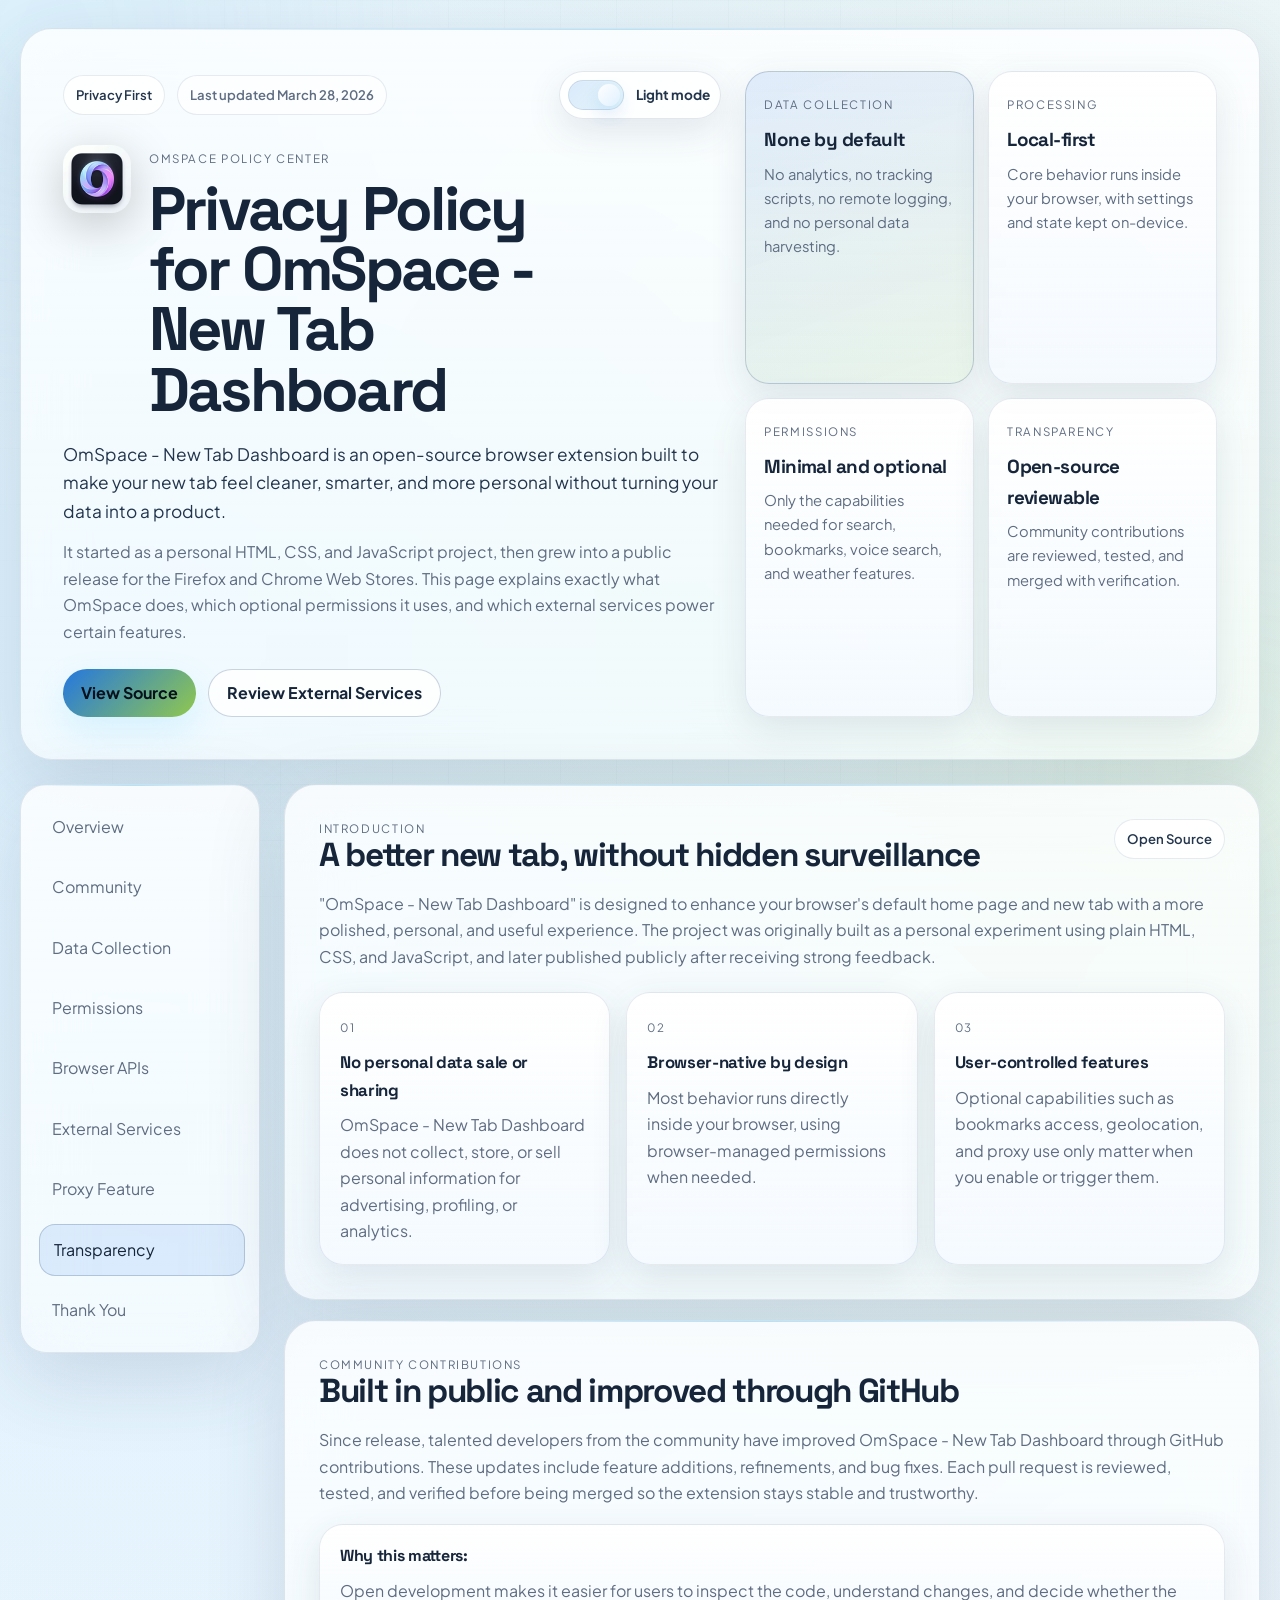
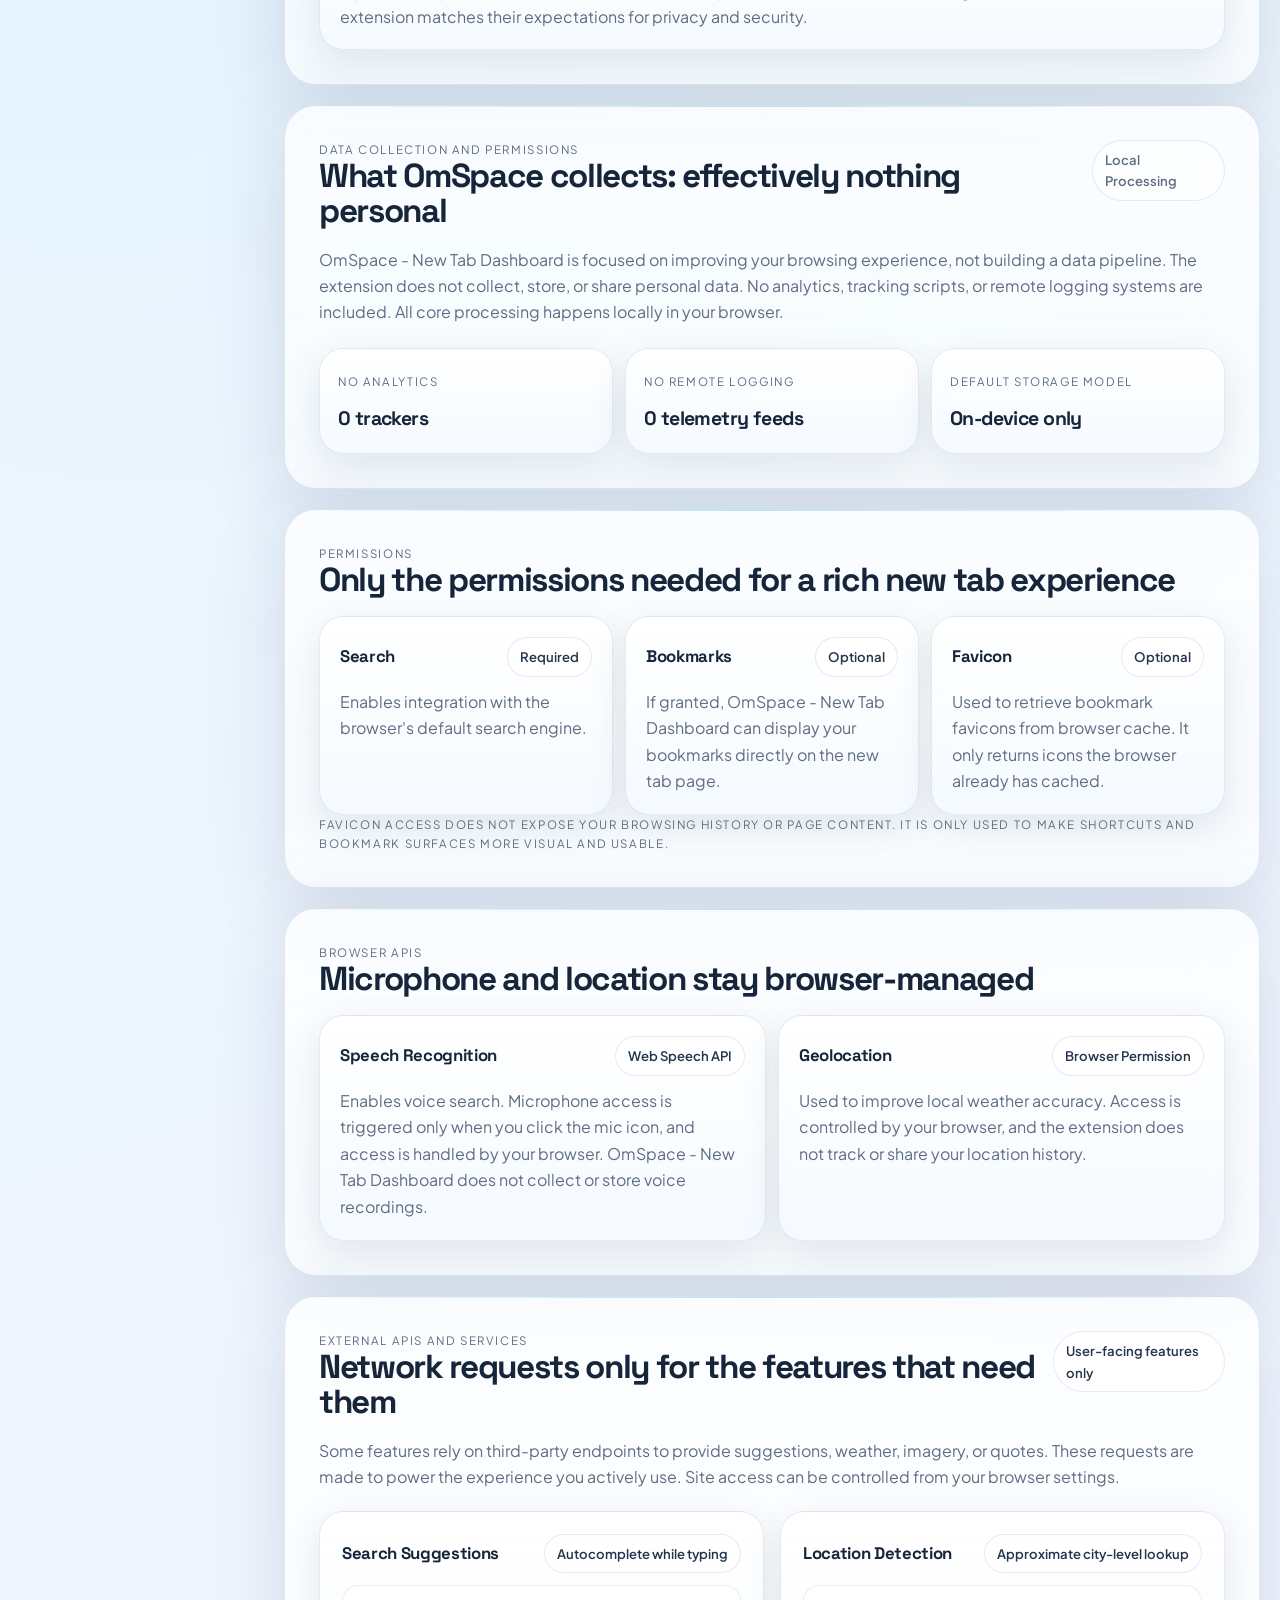
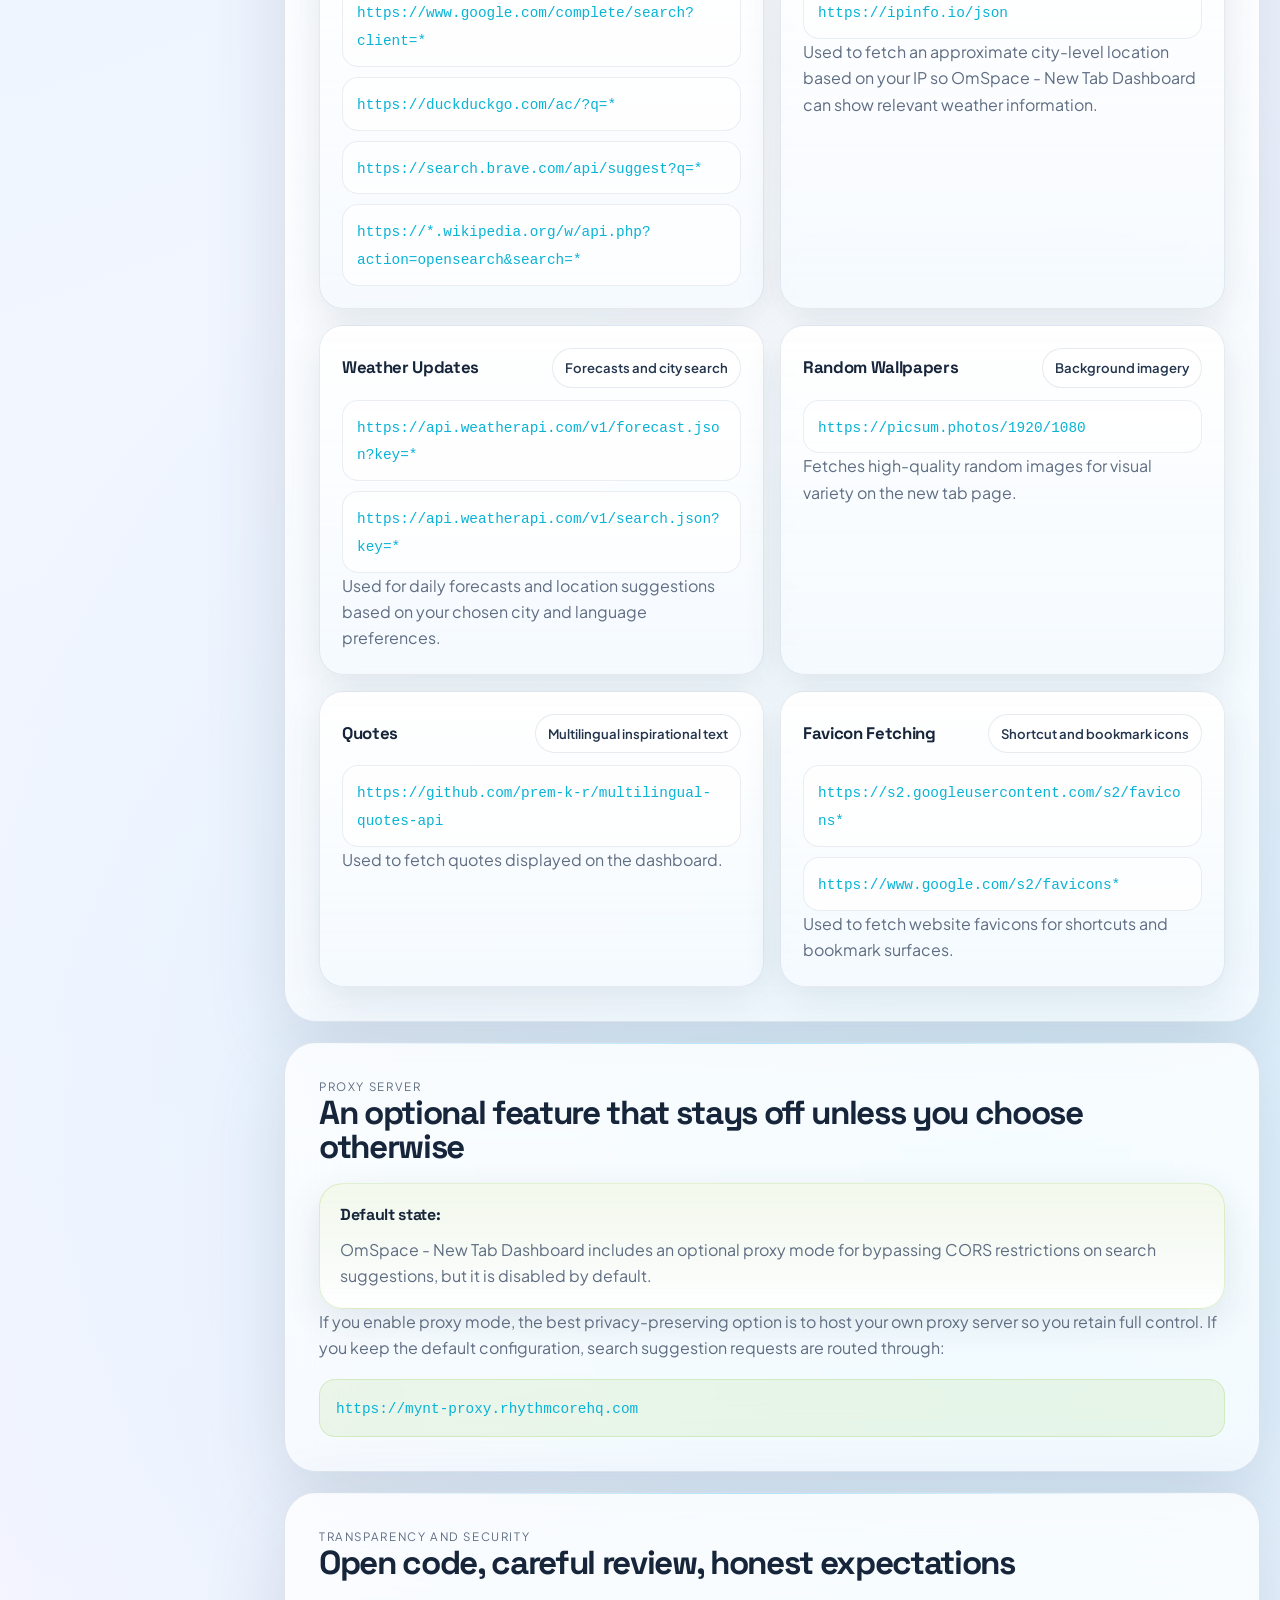
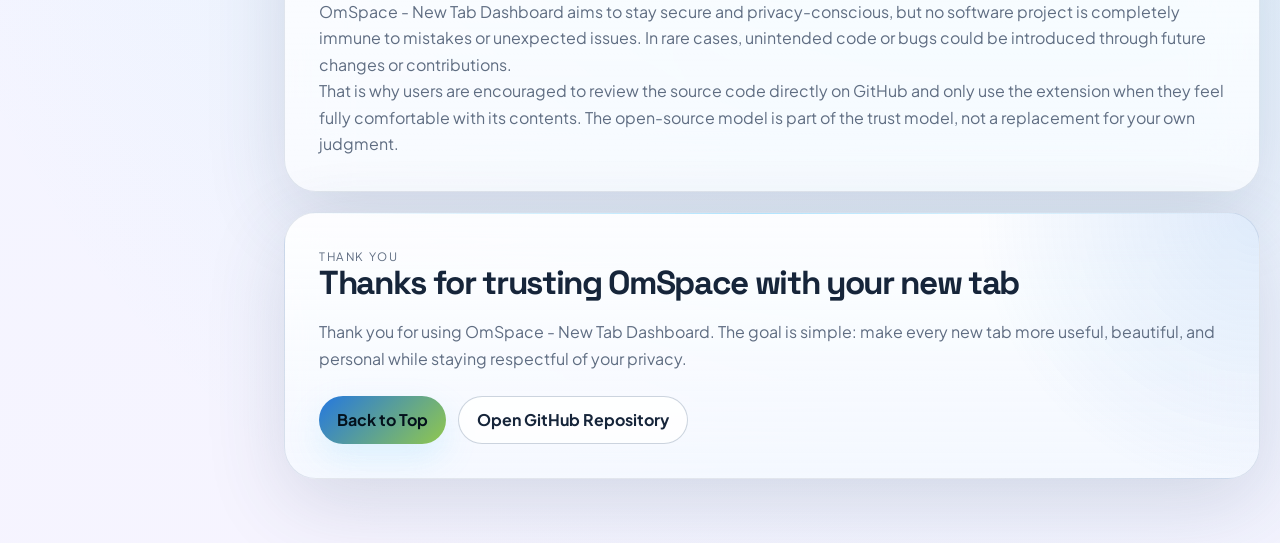
<file: docs/privacy.html>
<!DOCTYPE html>
<html lang="en">
<head>
    <meta charset="UTF-8">
    <meta name="viewport" content="width=device-width, initial-scale=1.0">
    <title>Privacy Policy | OmSpace - New Tab Dashboard</title>
    <meta name="description" content="Privacy Policy for OmSpace - New Tab Dashboard. Learn what the extension accesses, which services it uses, and how it protects your privacy.">
    <script>
        (() => {
            const storedTheme = localStorage.getItem('privacy-theme');
            const preferredTheme = window.matchMedia('(prefers-color-scheme: light)').matches ? 'light' : 'dark';
            document.documentElement.setAttribute('data-theme', storedTheme || preferredTheme);
        })();
    </script>
    <link rel="icon" type="image/png" href="icon-128.png">
    <link rel="preconnect" href="https://fonts.googleapis.com">
    <link rel="preconnect" href="https://fonts.gstatic.com" crossorigin>
    <link href="https://fonts.googleapis.com/css2?family=Plus+Jakarta+Sans:wght@400;500;600;700;800&family=Space+Grotesk:wght@400;500;700&display=swap" rel="stylesheet">
    <link rel="stylesheet" href="privacy.css">
</head>
<body>
    <div class="privacy-noise" aria-hidden="true"></div>
    <div class="privacy-glow privacy-glow-a" aria-hidden="true"></div>
    <div class="privacy-glow privacy-glow-b" aria-hidden="true"></div>

    <div class="page-shell">
        <header class="hero-panel" id="top">
            <div class="hero-copy">
                <div class="hero-topbar">
                    <div class="hero-eyebrow">
                        <span class="eyebrow-pill">Privacy First</span>
                        <span class="eyebrow-pill eyebrow-pill-muted">Last updated March 28, 2026</span>
                    </div>
                    <button id="theme-toggle" class="theme-toggle" type="button" aria-live="polite">
                        <span class="theme-toggle-track" aria-hidden="true">
                            <span class="theme-toggle-knob"></span>
                        </span>
                        <span class="theme-toggle-text" id="theme-toggle-text">Dark mode</span>
                    </button>
                </div>
                <div class="brand-row">
                    <div class="brand-mark">
                        <img class="brand-logo" src="icon-128.png" alt="OmSpace - New Tab Dashboard logo">
                    </div>
                    <div>
                        <p class="brand-label">OmSpace Policy Center</p>
                        <h1>Privacy Policy for OmSpace - New Tab Dashboard</h1>
                    </div>
                </div>
                <p class="hero-lead">
                    OmSpace - New Tab Dashboard is an open-source browser extension built to make your new tab feel cleaner,
                    smarter, and more personal without turning your data into a product.
                </p>
                <p class="hero-text">
                    It started as a personal HTML, CSS, and JavaScript project, then grew into a public
                    release for the Firefox and Chrome Web Stores. This page explains exactly what OmSpace
                    does, which optional permissions it uses, and which external services power certain features.
                </p>
                <div class="hero-actions">
                    <a class="cta-primary" href="https://github.com/aniketmishra-0/OmSpace-New-Tab-Dashboard" target="_blank" rel="noreferrer">View Source</a>
                    <a class="cta-secondary" href="#services">Review External Services</a>
                </div>
            </div>

            <aside class="hero-stats" aria-label="Privacy highlights">
                <article class="signal-card signal-card-strong">
                    <span class="signal-label">Data Collection</span>
                    <strong>None by default</strong>
                    <p>No analytics, no tracking scripts, no remote logging, and no personal data harvesting.</p>
                </article>
                <article class="signal-card">
                    <span class="signal-label">Processing</span>
                    <strong>Local-first</strong>
                    <p>Core behavior runs inside your browser, with settings and state kept on-device.</p>
                </article>
                <article class="signal-card">
                    <span class="signal-label">Permissions</span>
                    <strong>Minimal and optional</strong>
                    <p>Only the capabilities needed for search, bookmarks, voice search, and weather features.</p>
                </article>
                <article class="signal-card">
                    <span class="signal-label">Transparency</span>
                    <strong>Open-source reviewable</strong>
                    <p>Community contributions are reviewed, tested, and merged with verification.</p>
                </article>
            </aside>
        </header>

        <main class="policy-layout">
            <aside class="policy-nav-shell">
                <nav class="policy-nav" aria-label="Privacy sections">
                    <a href="#overview" class="active">Overview</a>
                    <a href="#community">Community</a>
                    <a href="#collection">Data Collection</a>
                    <a href="#permissions">Permissions</a>
                    <a href="#browser-apis">Browser APIs</a>
                    <a href="#services">External Services</a>
                    <a href="#proxy">Proxy Feature</a>
                    <a href="#transparency">Transparency</a>
                    <a href="#thanks">Thank You</a>
                </nav>
            </aside>

            <div class="policy-content">
                <section class="policy-section" id="overview">
                    <div class="section-heading">
                        <div>
                            <p class="section-kicker">Introduction</p>
                            <h2>A better new tab, without hidden surveillance</h2>
                        </div>
                        <span class="section-badge">Open Source</span>
                    </div>
                    <p>
                        "OmSpace - New Tab Dashboard" is designed to enhance your browser's default home page and new tab
                        with a more polished, personal, and useful experience. The project was originally built as a personal
                        experiment using plain HTML, CSS, and JavaScript, and later published publicly after receiving strong feedback.
                    </p>
                    <div class="principles-grid">
                        <article class="info-card">
                            <span class="card-index">01</span>
                            <h3>No personal data sale or sharing</h3>
                            <p>OmSpace - New Tab Dashboard does not collect, store, or sell personal information for advertising, profiling, or analytics.</p>
                        </article>
                        <article class="info-card">
                            <span class="card-index">02</span>
                            <h3>Browser-native by design</h3>
                            <p>Most behavior runs directly inside your browser, using browser-managed permissions when needed.</p>
                        </article>
                        <article class="info-card">
                            <span class="card-index">03</span>
                            <h3>User-controlled features</h3>
                            <p>Optional capabilities such as bookmarks access, geolocation, and proxy use only matter when you enable or trigger them.</p>
                        </article>
                    </div>
                </section>

                <section class="policy-section" id="community">
                    <div class="section-heading">
                        <div>
                            <p class="section-kicker">Community Contributions</p>
                            <h2>Built in public and improved through GitHub</h2>
                        </div>
                    </div>
                    <p>
                        Since release, talented developers from the community have improved OmSpace - New Tab Dashboard through GitHub contributions.
                        These updates include feature additions, refinements, and bug fixes. Each pull request is reviewed,
                        tested, and verified before being merged so the extension stays stable and trustworthy.
                    </p>
                    <div class="callout">
                        <strong>Why this matters:</strong>
                        <p>
                            Open development makes it easier for users to inspect the code, understand changes, and decide whether
                            the extension matches their expectations for privacy and security.
                        </p>
                    </div>
                </section>

                <section class="policy-section" id="collection">
                    <div class="section-heading">
                        <div>
                            <p class="section-kicker">Data Collection and Permissions</p>
                            <h2>What OmSpace collects: effectively nothing personal</h2>
                        </div>
                        <span class="section-badge section-badge-calm">Local Processing</span>
                    </div>
                    <p>
                        OmSpace - New Tab Dashboard is focused on improving your browsing experience, not building a data pipeline. The extension does not
                        collect, store, or share personal data. No analytics, tracking scripts, or remote logging systems are included.
                        All core processing happens locally in your browser.
                    </p>
                    <div class="mini-stat-grid">
                        <article class="mini-stat">
                            <span>No analytics</span>
                            <strong>0 trackers</strong>
                        </article>
                        <article class="mini-stat">
                            <span>No remote logging</span>
                            <strong>0 telemetry feeds</strong>
                        </article>
                        <article class="mini-stat">
                            <span>Default storage model</span>
                            <strong>On-device only</strong>
                        </article>
                    </div>
                </section>

                <section class="policy-section" id="permissions">
                    <div class="section-heading">
                        <div>
                            <p class="section-kicker">Permissions</p>
                            <h2>Only the permissions needed for a rich new tab experience</h2>
                        </div>
                    </div>
                    <div class="permission-grid">
                        <article class="permission-card">
                            <div class="permission-top">
                                <h3>Search</h3>
                                <span>Required</span>
                            </div>
                            <p>Enables integration with the browser's default search engine.</p>
                        </article>
                        <article class="permission-card">
                            <div class="permission-top">
                                <h3>Bookmarks</h3>
                                <span>Optional</span>
                            </div>
                            <p>If granted, OmSpace - New Tab Dashboard can display your bookmarks directly on the new tab page.</p>
                        </article>
                        <article class="permission-card">
                            <div class="permission-top">
                                <h3>Favicon</h3>
                                <span>Optional</span>
                            </div>
                            <p>Used to retrieve bookmark favicons from browser cache. It only returns icons the browser already has cached.</p>
                        </article>
                    </div>
                    <p class="section-note">
                        Favicon access does not expose your browsing history or page content. It is only used to make shortcuts and bookmark surfaces more visual and usable.
                    </p>
                </section>

                <section class="policy-section" id="browser-apis">
                    <div class="section-heading">
                        <div>
                            <p class="section-kicker">Browser APIs</p>
                            <h2>Microphone and location stay browser-managed</h2>
                        </div>
                    </div>
                    <div class="api-grid">
                        <article class="api-card">
                            <div class="api-title-row">
                                <h3>Speech Recognition</h3>
                                <span>Web Speech API</span>
                            </div>
                            <p>
                                Enables voice search. Microphone access is triggered only when you click the mic icon, and access is handled by your browser.
                                OmSpace - New Tab Dashboard does not collect or store voice recordings.
                            </p>
                        </article>
                        <article class="api-card">
                            <div class="api-title-row">
                                <h3>Geolocation</h3>
                                <span>Browser Permission</span>
                            </div>
                            <p>
                                Used to improve local weather accuracy. Access is controlled by your browser, and the extension does not track or share your location history.
                            </p>
                        </article>
                    </div>
                </section>

                <section class="policy-section" id="services">
                    <div class="section-heading">
                        <div>
                            <p class="section-kicker">External APIs and Services</p>
                            <h2>Network requests only for the features that need them</h2>
                        </div>
                        <span class="section-badge">User-facing features only</span>
                    </div>
                    <p>
                        Some features rely on third-party endpoints to provide suggestions, weather, imagery, or quotes. These requests are made to power the experience you actively use.
                        Site access can be controlled from your browser settings.
                    </p>
                    <div class="service-stack">
                        <article class="service-card">
                            <div class="service-head">
                                <h3>Search Suggestions</h3>
                                <span>Autocomplete while typing</span>
                            </div>
                            <ul class="endpoint-list">
                                <li><code>https://www.google.com/complete/search?client=*</code></li>
                                <li><code>https://duckduckgo.com/ac/?q=*</code></li>
                                <li><code>https://search.brave.com/api/suggest?q=*</code></li>
                                <li><code>https://*.wikipedia.org/w/api.php?action=opensearch&amp;search=*</code></li>
                            </ul>
                        </article>

                        <article class="service-card">
                            <div class="service-head">
                                <h3>Location Detection</h3>
                                <span>Approximate city-level lookup</span>
                            </div>
                            <ul class="endpoint-list">
                                <li><code>https://ipinfo.io/json</code></li>
                            </ul>
                            <p>Used to fetch an approximate city-level location based on your IP so OmSpace - New Tab Dashboard can show relevant weather information.</p>
                        </article>

                        <article class="service-card">
                            <div class="service-head">
                                <h3>Weather Updates</h3>
                                <span>Forecasts and city search</span>
                            </div>
                            <ul class="endpoint-list">
                                <li><code>https://api.weatherapi.com/v1/forecast.json?key=*</code></li>
                                <li><code>https://api.weatherapi.com/v1/search.json?key=*</code></li>
                            </ul>
                            <p>Used for daily forecasts and location suggestions based on your chosen city and language preferences.</p>
                        </article>

                        <article class="service-card">
                            <div class="service-head">
                                <h3>Random Wallpapers</h3>
                                <span>Background imagery</span>
                            </div>
                            <ul class="endpoint-list">
                                <li><code>https://picsum.photos/1920/1080</code></li>
                            </ul>
                            <p>Fetches high-quality random images for visual variety on the new tab page.</p>
                        </article>

                        <article class="service-card">
                            <div class="service-head">
                                <h3>Quotes</h3>
                                <span>Multilingual inspirational text</span>
                            </div>
                            <ul class="endpoint-list">
                                <li><code>https://github.com/prem-k-r/multilingual-quotes-api</code></li>
                            </ul>
                            <p>Used to fetch quotes displayed on the dashboard.</p>
                        </article>

                        <article class="service-card">
                            <div class="service-head">
                                <h3>Favicon Fetching</h3>
                                <span>Shortcut and bookmark icons</span>
                            </div>
                            <ul class="endpoint-list">
                                <li><code>https://s2.googleusercontent.com/s2/favicons*</code></li>
                                <li><code>https://www.google.com/s2/favicons*</code></li>
                            </ul>
                            <p>Used to fetch website favicons for shortcuts and bookmark surfaces.</p>
                        </article>
                    </div>
                </section>

                <section class="policy-section" id="proxy">
                    <div class="section-heading">
                        <div>
                            <p class="section-kicker">Proxy Server</p>
                            <h2>An optional feature that stays off unless you choose otherwise</h2>
                        </div>
                    </div>
                    <div class="callout callout-highlight">
                        <strong>Default state:</strong>
                        <p>OmSpace - New Tab Dashboard includes an optional proxy mode for bypassing CORS restrictions on search suggestions, but it is disabled by default.</p>
                    </div>
                    <p>
                        If you enable proxy mode, the best privacy-preserving option is to host your own proxy server so you retain full control.
                        If you keep the default configuration, search suggestion requests are routed through:
                    </p>
                    <p class="mono-line">
                        <code>https://mynt-proxy.rhythmcorehq.com</code>
                    </p>
                </section>

                <section class="policy-section" id="transparency">
                    <div class="section-heading">
                        <div>
                            <p class="section-kicker">Transparency and Security</p>
                            <h2>Open code, careful review, honest expectations</h2>
                        </div>
                    </div>
                    <p>
                        OmSpace - New Tab Dashboard aims to stay secure and privacy-conscious, but no software project is completely immune to mistakes or unexpected issues.
                        In rare cases, unintended code or bugs could be introduced through future changes or contributions.
                    </p>
                    <p>
                        That is why users are encouraged to review the source code directly on GitHub and only use the extension when they feel fully comfortable with its contents.
                        The open-source model is part of the trust model, not a replacement for your own judgment.
                    </p>
                </section>

                <section class="policy-section policy-section-final" id="thanks">
                    <div class="section-heading">
                        <div>
                            <p class="section-kicker">Thank You</p>
                            <h2>Thanks for trusting OmSpace with your new tab</h2>
                        </div>
                    </div>
                    <p>
                        Thank you for using OmSpace - New Tab Dashboard. The goal is simple: make every new tab more useful,
                        beautiful, and personal while staying respectful of your privacy.
                    </p>
                    <div class="footer-actions">
                        <a class="cta-primary" href="#top">Back to Top</a>
                        <a class="cta-secondary" href="https://github.com/aniketmishra-0/OmSpace-New-Tab-Dashboard" target="_blank" rel="noreferrer">Open GitHub Repository</a>
                    </div>
                </section>
            </div>
        </main>
    </div>

    <script>
        const root = document.documentElement;
        const themeToggle = document.querySelector('#theme-toggle');
        const themeToggleText = document.querySelector('#theme-toggle-text');
        const navLinks = [...document.querySelectorAll('.policy-nav a')];
        const sections = navLinks
            .map((link) => document.querySelector(link.getAttribute('href')))
            .filter(Boolean);

        const applyTheme = (theme) => {
            root.setAttribute('data-theme', theme);

            if (!themeToggle || !themeToggleText) return;

            const nextTheme = theme === 'dark' ? 'light' : 'dark';
            const currentLabel = theme === 'dark' ? 'Dark mode' : 'Light mode';
            themeToggleText.textContent = currentLabel;
            themeToggle.setAttribute('aria-label', `Switch to ${nextTheme} mode`);
            themeToggle.setAttribute('aria-pressed', theme === 'dark' ? 'true' : 'false');
        };

        applyTheme(root.getAttribute('data-theme') || 'dark');

        themeToggle?.addEventListener('click', () => {
            const nextTheme = root.getAttribute('data-theme') === 'dark' ? 'light' : 'dark';
            localStorage.setItem('privacy-theme', nextTheme);
            applyTheme(nextTheme);
        });

        const setActiveLink = (id) => {
            navLinks.forEach((link) => {
                link.classList.toggle('active', link.getAttribute('href') === `#${id}`);
            });
        };

        const observer = new IntersectionObserver((entries) => {
            entries.forEach((entry) => {
                if (entry.isIntersecting) setActiveLink(entry.target.id);
            });
        }, {
            rootMargin: '-28% 0px -55% 0px',
            threshold: 0.1
        });

        sections.forEach((section) => observer.observe(section));
    </script>
</body>
</html>
</file>
<file: privacy.css>
:root {
    --bg-0: #04111c;
    --bg-1: #081a28;
    --bg-2: #10253b;
    --panel: rgba(10, 21, 34, 0.72);
    --panel-strong: rgba(8, 18, 29, 0.86);
    --panel-soft: rgba(11, 28, 42, 0.58);
    --line: rgba(137, 207, 240, 0.16);
    --line-strong: rgba(137, 207, 240, 0.28);
    --text: #eff8ff;
    --muted: #9db3c8;
    --muted-strong: #c7d8e8;
    --accent: #7dd3fc;
    --accent-strong: #3dd9eb;
    --accent-lime: #c4f060;
    --shadow: 0 24px 80px rgba(0, 0, 0, 0.38);
    --shadow-soft: 0 14px 40px rgba(0, 0, 0, 0.22);
    --radius-xl: 32px;
    --radius-lg: 24px;
    --radius-md: 18px;
    --radius-pill: 999px;
    --font-display: 'Space Grotesk', sans-serif;
    --font-body: 'Plus Jakarta Sans', sans-serif;
}

*,
*::before,
*::after {
    box-sizing: border-box;
}

html {
    scroll-behavior: smooth;
}

body {
    margin: 0;
    min-height: 100vh;
    color: var(--text);
    font-family: var(--font-body);
    line-height: 1.65;
    background:
        radial-gradient(circle at 8% 12%, rgba(125, 211, 252, 0.18), transparent 34%),
        radial-gradient(circle at 84% 14%, rgba(196, 240, 96, 0.1), transparent 22%),
        radial-gradient(circle at 80% 82%, rgba(61, 217, 235, 0.14), transparent 26%),
        linear-gradient(160deg, var(--bg-0) 0%, var(--bg-1) 42%, var(--bg-2) 100%);
    overflow-x: hidden;
}

body::before {
    content: '';
    position: fixed;
    inset: 0;
    pointer-events: none;
    background:
        linear-gradient(rgba(255, 255, 255, 0.02) 1px, transparent 1px),
        linear-gradient(90deg, rgba(255, 255, 255, 0.02) 1px, transparent 1px);
    background-size: 56px 56px;
    mask-image: radial-gradient(circle at center, black 54%, transparent 100%);
    opacity: 0.18;
}

.privacy-noise,
.privacy-glow {
    position: fixed;
    inset: 0;
    pointer-events: none;
}

.privacy-noise {
    opacity: 0.035;
    mix-blend-mode: soft-light;
    background-image:
        linear-gradient(0deg, transparent 0%, rgba(255, 255, 255, 0.5) 50%, transparent 100%),
        linear-gradient(90deg, transparent 0%, rgba(255, 255, 255, 0.4) 50%, transparent 100%);
    background-size: 240px 240px, 180px 180px;
}

.privacy-glow {
    filter: blur(120px);
    opacity: 0.45;
}

.privacy-glow-a {
    inset: -20% auto auto -12%;
    width: 420px;
    height: 420px;
    border-radius: 50%;
    background: rgba(125, 211, 252, 0.24);
    animation: floatA 16s ease-in-out infinite alternate;
}

.privacy-glow-b {
    inset: auto -12% -10% auto;
    width: 420px;
    height: 420px;
    border-radius: 50%;
    background: rgba(196, 240, 96, 0.12);
    animation: floatB 18s ease-in-out infinite alternate;
}

.page-shell {
    position: relative;
    z-index: 1;
    width: min(1360px, calc(100% - 40px));
    margin: 0 auto;
    padding: 28px 0 64px;
}

.hero-panel,
.policy-section,
.policy-nav {
    border: 1px solid var(--line);
    background: linear-gradient(180deg, rgba(255, 255, 255, 0.06), rgba(255, 255, 255, 0.02));
    backdrop-filter: blur(30px) saturate(1.35);
    -webkit-backdrop-filter: blur(30px) saturate(1.35);
    box-shadow: var(--shadow);
}

.hero-panel {
    display: grid;
    grid-template-columns: minmax(0, 1.2fr) minmax(320px, 0.86fr);
    gap: 24px;
    padding: clamp(24px, 4vw, 42px);
    border-radius: var(--radius-xl);
    margin-bottom: 24px;
    overflow: hidden;
    position: relative;
}

.hero-panel::before,
.policy-section::before,
.policy-nav::before {
    content: '';
    position: absolute;
    inset: 0 auto auto 0;
    width: 100%;
    height: 1px;
    background: linear-gradient(90deg, transparent 0%, rgba(125, 211, 252, 0.6) 48%, transparent 100%);
}

.hero-copy,
.hero-stats,
.policy-nav,
.policy-section {
    position: relative;
}

.hero-eyebrow,
.hero-actions,
.brand-row,
.mini-stat-grid,
.permission-grid,
.api-grid,
.footer-actions {
    display: flex;
    flex-wrap: wrap;
    gap: 12px;
}

.hero-eyebrow {
    margin-bottom: 18px;
}

.eyebrow-pill,
.section-badge,
.permission-top span,
.api-title-row span,
.service-head span {
    display: inline-flex;
    align-items: center;
    padding: 8px 12px;
    border-radius: var(--radius-pill);
    border: 1px solid rgba(255, 255, 255, 0.08);
    background: rgba(255, 255, 255, 0.06);
    color: var(--muted-strong);
    font-size: 0.82rem;
    font-weight: 600;
}

.eyebrow-pill-muted,
.section-badge-calm {
    color: var(--muted);
    background: rgba(255, 255, 255, 0.03);
}

.brand-row {
    align-items: center;
    gap: 18px;
    margin-bottom: 20px;
}

.brand-mark {
    width: 72px;
    height: 72px;
    border-radius: 22px;
    display: grid;
    place-items: center;
    font: 800 2rem/1 var(--font-display);
    color: #04111c;
    background:
        radial-gradient(circle at 30% 30%, rgba(255, 255, 255, 0.85), transparent 35%),
        linear-gradient(145deg, var(--accent) 0%, var(--accent-strong) 55%, var(--accent-lime) 100%);
    box-shadow:
        0 16px 34px rgba(61, 217, 235, 0.28),
        inset 0 1px 0 rgba(255, 255, 255, 0.38);
}

.brand-label,
.section-kicker,
.signal-label,
.card-index,
.mini-stat span,
.section-note {
    text-transform: uppercase;
    letter-spacing: 0.14em;
    font-size: 0.72rem;
    color: var(--muted);
}

h1,
h2,
h3,
strong {
    font-family: var(--font-display);
}

h1 {
    margin: 0;
    font-size: clamp(2.4rem, 4.8vw, 4.3rem);
    line-height: 0.98;
    letter-spacing: -0.045em;
    max-width: 11ch;
}

h2 {
    margin: 0;
    font-size: clamp(1.5rem, 2.6vw, 2.15rem);
    line-height: 1.05;
    letter-spacing: -0.04em;
}

h3 {
    margin: 0;
    font-size: 1.05rem;
    letter-spacing: -0.02em;
}

.hero-lead {
    margin: 0 0 14px;
    max-width: 62ch;
    font-size: 1.08rem;
    color: var(--muted-strong);
}

.hero-text,
.policy-section p,
.service-card p,
.callout p {
    margin: 0;
    color: var(--muted);
}

.hero-actions {
    margin-top: 24px;
}

.cta-primary,
.cta-secondary {
    display: inline-flex;
    align-items: center;
    justify-content: center;
    min-height: 48px;
    padding: 0 18px;
    border-radius: var(--radius-pill);
    font-weight: 700;
    text-decoration: none;
    transition: transform 180ms ease, border-color 180ms ease, background 180ms ease, box-shadow 180ms ease;
}

.cta-primary {
    color: #04111c;
    background: linear-gradient(135deg, var(--accent) 0%, var(--accent-lime) 100%);
    box-shadow: 0 14px 32px rgba(125, 211, 252, 0.22);
}

.cta-secondary {
    color: var(--text);
    border: 1px solid var(--line-strong);
    background: rgba(255, 255, 255, 0.04);
}

.cta-primary:hover,
.cta-secondary:hover {
    transform: translateY(-2px);
}

.hero-stats {
    display: grid;
    grid-template-columns: repeat(2, minmax(0, 1fr));
    gap: 14px;
}

.signal-card {
    padding: 18px;
    border-radius: var(--radius-lg);
    border: 1px solid rgba(255, 255, 255, 0.07);
    background: linear-gradient(180deg, rgba(7, 19, 32, 0.8), rgba(9, 21, 34, 0.46));
    box-shadow: var(--shadow-soft);
}

.signal-card-strong {
    background:
        linear-gradient(160deg, rgba(125, 211, 252, 0.14), rgba(196, 240, 96, 0.08)),
        linear-gradient(180deg, rgba(7, 19, 32, 0.84), rgba(9, 21, 34, 0.5));
    border-color: rgba(125, 211, 252, 0.22);
}

.signal-card strong {
    display: block;
    margin: 8px 0 6px;
    font-size: 1.18rem;
    letter-spacing: -0.03em;
}

.signal-card p {
    margin: 0;
    color: var(--muted);
    font-size: 0.92rem;
}

.policy-layout {
    display: grid;
    grid-template-columns: 240px minmax(0, 1fr);
    gap: 24px;
    align-items: start;
}

.policy-nav-shell {
    position: sticky;
    top: 20px;
}

.policy-nav {
    position: sticky;
    top: 20px;
    display: grid;
    gap: 8px;
    padding: 16px;
    border-radius: 26px;
}

.policy-nav a {
    color: var(--muted);
    text-decoration: none;
    padding: 12px 14px;
    border-radius: 16px;
    border: 1px solid transparent;
    transition: background 160ms ease, border-color 160ms ease, color 160ms ease, transform 160ms ease;
}

.policy-nav a:hover,
.policy-nav a.active {
    color: var(--text);
    border-color: var(--line-strong);
    background: rgba(125, 211, 252, 0.09);
    transform: translateX(2px);
}

.policy-content {
    display: grid;
    gap: 20px;
}

.policy-section {
    position: relative;
    padding: clamp(22px, 3vw, 34px);
    border-radius: var(--radius-xl);
    overflow: hidden;
}

.section-heading {
    display: flex;
    align-items: flex-start;
    justify-content: space-between;
    gap: 16px;
    margin-bottom: 18px;
}

.section-kicker {
    margin: 0 0 10px;
}

.principles-grid,
.service-stack {
    display: grid;
    gap: 16px;
}

.principles-grid {
    grid-template-columns: repeat(3, minmax(0, 1fr));
    margin-top: 22px;
}

.info-card,
.service-card,
.callout,
.mini-stat,
.permission-card,
.api-card {
    border-radius: var(--radius-lg);
    border: 1px solid rgba(255, 255, 255, 0.08);
    background: linear-gradient(180deg, rgba(10, 23, 38, 0.84), rgba(8, 18, 29, 0.58));
    box-shadow: var(--shadow-soft);
}

.info-card {
    padding: 20px;
}

.card-index {
    display: inline-block;
    margin-bottom: 12px;
}

.info-card p {
    margin-top: 8px;
}

.callout {
    display: grid;
    gap: 8px;
    padding: 18px 20px;
    margin-top: 18px;
}

.callout strong {
    font-size: 1rem;
    letter-spacing: -0.02em;
}

.callout-highlight {
    border-color: rgba(196, 240, 96, 0.24);
    background:
        linear-gradient(180deg, rgba(196, 240, 96, 0.08), rgba(8, 18, 29, 0.7)),
        linear-gradient(180deg, rgba(10, 23, 38, 0.84), rgba(8, 18, 29, 0.58));
}

.mini-stat-grid {
    margin-top: 22px;
}

.mini-stat {
    flex: 1 1 180px;
    padding: 18px;
}

.mini-stat strong {
    display: block;
    margin-top: 10px;
    font-size: 1.22rem;
    letter-spacing: -0.03em;
}

.permission-grid,
.api-grid {
    margin-top: 6px;
}

.permission-grid {
    align-items: stretch;
}

.permission-card,
.api-card {
    flex: 1 1 240px;
    padding: 20px;
}

.permission-top,
.api-title-row,
.service-head {
    display: flex;
    align-items: center;
    justify-content: space-between;
    gap: 12px;
    margin-bottom: 12px;
}

.service-card {
    padding: 22px;
}

.service-stack {
    margin-top: 20px;
    grid-template-columns: repeat(2, minmax(0, 1fr));
}

.endpoint-list {
    margin: 0;
    padding: 0;
    list-style: none;
    display: grid;
    gap: 10px;
}

.endpoint-list li {
    padding: 12px 14px;
    border-radius: 16px;
    border: 1px solid rgba(255, 255, 255, 0.06);
    background: rgba(255, 255, 255, 0.03);
}

code {
    font-family: ui-monospace, SFMono-Regular, Menlo, Monaco, Consolas, 'Liberation Mono', monospace;
    font-size: 0.9rem;
    color: #bff5ff;
    word-break: break-word;
}

.section-note {
    margin-top: 18px;
}

.mono-line {
    margin-top: 18px !important;
    padding: 14px 16px;
    border-radius: 16px;
    border: 1px solid rgba(196, 240, 96, 0.2);
    background: rgba(196, 240, 96, 0.05);
}

.policy-section-final {
    background:
        radial-gradient(circle at top right, rgba(125, 211, 252, 0.14), transparent 28%),
        linear-gradient(180deg, rgba(255, 255, 255, 0.06), rgba(255, 255, 255, 0.02));
}

.footer-actions {
    margin-top: 24px;
}

a {
    color: inherit;
}

@keyframes floatA {
    from {
        transform: translate3d(0, 0, 0);
    }
    to {
        transform: translate3d(48px, 30px, 0);
    }
}

@keyframes floatB {
    from {
        transform: translate3d(0, 0, 0);
    }
    to {
        transform: translate3d(-36px, -24px, 0);
    }
}

@media (max-width: 1120px) {
    .hero-panel,
    .policy-layout {
        grid-template-columns: 1fr;
    }

    .policy-nav-shell,
    .policy-nav {
        position: static;
    }

    .policy-nav {
        grid-template-columns: repeat(auto-fit, minmax(140px, 1fr));
    }

    .principles-grid,
    .service-stack {
        grid-template-columns: repeat(2, minmax(0, 1fr));
    }
}

@media (max-width: 760px) {
    .page-shell {
        width: min(100% - 24px, 100%);
        padding-top: 18px;
        padding-bottom: 40px;
    }

    .hero-panel,
    .policy-section {
        border-radius: 24px;
    }

    .hero-panel {
        padding: 22px;
    }

    .hero-stats,
    .principles-grid,
    .service-stack {
        grid-template-columns: 1fr;
    }

    .brand-row {
        align-items: flex-start;
    }

    .brand-mark {
        width: 60px;
        height: 60px;
        border-radius: 18px;
        font-size: 1.6rem;
    }

    .policy-nav {
        grid-template-columns: 1fr 1fr;
    }

    .section-heading,
    .permission-top,
    .api-title-row,
    .service-head {
        flex-direction: column;
        align-items: flex-start;
    }

    .cta-primary,
    .cta-secondary {
        width: 100%;
    }
}

@media (prefers-reduced-motion: reduce) {
    html {
        scroll-behavior: auto;
    }

    *,
    *::before,
    *::after {
        animation: none !important;
        transition: none !important;
    }
}
</file>
<file: Docs/privacy.css>
:root {
    --bg-0: #04111c;
    --bg-1: #081a28;
    --bg-2: #10253b;
    --panel: rgba(10, 21, 34, 0.72);
    --panel-strong: rgba(8, 18, 29, 0.86);
    --panel-soft: rgba(11, 28, 42, 0.58);
    --line: rgba(137, 207, 240, 0.16);
    --line-strong: rgba(137, 207, 240, 0.28);
    --text: #eff8ff;
    --muted: #9db3c8;
    --muted-strong: #c7d8e8;
    --accent: #7dd3fc;
    --accent-strong: #3dd9eb;
    --accent-lime: #c4f060;
    --shadow: 0 24px 80px rgba(0, 0, 0, 0.38);
    --shadow-soft: 0 14px 40px rgba(0, 0, 0, 0.22);
    --radius-xl: 32px;
    --radius-lg: 24px;
    --radius-md: 18px;
    --radius-pill: 999px;
    --font-display: 'Space Grotesk', sans-serif;
    --font-body: 'Plus Jakarta Sans', sans-serif;
}

*,
*::before,
*::after {
    box-sizing: border-box;
}

html {
    scroll-behavior: smooth;
}

body {
    margin: 0;
    min-height: 100vh;
    color: var(--text);
    font-family: var(--font-body);
    line-height: 1.65;
    background:
        radial-gradient(circle at 8% 12%, rgba(125, 211, 252, 0.18), transparent 34%),
        radial-gradient(circle at 84% 14%, rgba(196, 240, 96, 0.1), transparent 22%),
        radial-gradient(circle at 80% 82%, rgba(61, 217, 235, 0.14), transparent 26%),
        linear-gradient(160deg, var(--bg-0) 0%, var(--bg-1) 42%, var(--bg-2) 100%);
    overflow-x: hidden;
}

body::before {
    content: '';
    position: fixed;
    inset: 0;
    pointer-events: none;
    background:
        linear-gradient(rgba(255, 255, 255, 0.02) 1px, transparent 1px),
        linear-gradient(90deg, rgba(255, 255, 255, 0.02) 1px, transparent 1px);
    background-size: 56px 56px;
    mask-image: radial-gradient(circle at center, black 54%, transparent 100%);
    opacity: 0.18;
}

.privacy-noise,
.privacy-glow {
    position: fixed;
    inset: 0;
    pointer-events: none;
}

.privacy-noise {
    opacity: 0.035;
    mix-blend-mode: soft-light;
    background-image:
        linear-gradient(0deg, transparent 0%, rgba(255, 255, 255, 0.5) 50%, transparent 100%),
        linear-gradient(90deg, transparent 0%, rgba(255, 255, 255, 0.4) 50%, transparent 100%);
    background-size: 240px 240px, 180px 180px;
}

.privacy-glow {
    filter: blur(120px);
    opacity: 0.45;
}

.privacy-glow-a {
    inset: -20% auto auto -12%;
    width: 420px;
    height: 420px;
    border-radius: 50%;
    background: rgba(125, 211, 252, 0.24);
    animation: floatA 16s ease-in-out infinite alternate;
}

.privacy-glow-b {
    inset: auto -12% -10% auto;
    width: 420px;
    height: 420px;
    border-radius: 50%;
    background: rgba(196, 240, 96, 0.12);
    animation: floatB 18s ease-in-out infinite alternate;
}

.page-shell {
    position: relative;
    z-index: 1;
    width: min(1360px, calc(100% - 40px));
    margin: 0 auto;
    padding: 28px 0 64px;
}

.hero-panel,
.policy-section,
.policy-nav {
    border: 1px solid var(--line);
    background: linear-gradient(180deg, rgba(255, 255, 255, 0.06), rgba(255, 255, 255, 0.02));
    backdrop-filter: blur(30px) saturate(1.35);
    -webkit-backdrop-filter: blur(30px) saturate(1.35);
    box-shadow: var(--shadow);
}

.hero-panel {
    display: grid;
    grid-template-columns: minmax(0, 1.2fr) minmax(320px, 0.86fr);
    gap: 24px;
    padding: clamp(24px, 4vw, 42px);
    border-radius: var(--radius-xl);
    margin-bottom: 24px;
    overflow: hidden;
    position: relative;
}

.hero-panel::before,
.policy-section::before,
.policy-nav::before {
    content: '';
    position: absolute;
    inset: 0 auto auto 0;
    width: 100%;
    height: 1px;
    background: linear-gradient(90deg, transparent 0%, rgba(125, 211, 252, 0.6) 48%, transparent 100%);
}

.hero-copy,
.hero-stats,
.policy-nav,
.policy-section {
    position: relative;
}

.hero-eyebrow,
.hero-actions,
.brand-row,
.mini-stat-grid,
.permission-grid,
.api-grid,
.footer-actions {
    display: flex;
    flex-wrap: wrap;
    gap: 12px;
}

.hero-eyebrow {
    margin-bottom: 18px;
}

.eyebrow-pill,
.section-badge,
.permission-top span,
.api-title-row span,
.service-head span {
    display: inline-flex;
    align-items: center;
    padding: 8px 12px;
    border-radius: var(--radius-pill);
    border: 1px solid rgba(255, 255, 255, 0.08);
    background: rgba(255, 255, 255, 0.06);
    color: var(--muted-strong);
    font-size: 0.82rem;
    font-weight: 600;
}

.eyebrow-pill-muted,
.section-badge-calm {
    color: var(--muted);
    background: rgba(255, 255, 255, 0.03);
}

.brand-row {
    align-items: center;
    gap: 18px;
    margin-bottom: 20px;
}

.brand-mark {
    width: 72px;
    height: 72px;
    border-radius: 22px;
    display: grid;
    place-items: center;
    font: 800 2rem/1 var(--font-display);
    color: #04111c;
    background:
        radial-gradient(circle at 30% 30%, rgba(255, 255, 255, 0.85), transparent 35%),
        linear-gradient(145deg, var(--accent) 0%, var(--accent-strong) 55%, var(--accent-lime) 100%);
    box-shadow:
        0 16px 34px rgba(61, 217, 235, 0.28),
        inset 0 1px 0 rgba(255, 255, 255, 0.38);
}

.brand-label,
.section-kicker,
.signal-label,
.card-index,
.mini-stat span,
.section-note {
    text-transform: uppercase;
    letter-spacing: 0.14em;
    font-size: 0.72rem;
    color: var(--muted);
}

h1,
h2,
h3,
strong {
    font-family: var(--font-display);
}

h1 {
    margin: 0;
    font-size: clamp(2.4rem, 4.8vw, 4.3rem);
    line-height: 0.98;
    letter-spacing: -0.045em;
    max-width: 11ch;
}

h2 {
    margin: 0;
    font-size: clamp(1.5rem, 2.6vw, 2.15rem);
    line-height: 1.05;
    letter-spacing: -0.04em;
}

h3 {
    margin: 0;
    font-size: 1.05rem;
    letter-spacing: -0.02em;
}

.hero-lead {
    margin: 0 0 14px;
    max-width: 62ch;
    font-size: 1.08rem;
    color: var(--muted-strong);
}

.hero-text,
.policy-section p,
.service-card p,
.callout p {
    margin: 0;
    color: var(--muted);
}

.hero-actions {
    margin-top: 24px;
}

.cta-primary,
.cta-secondary {
    display: inline-flex;
    align-items: center;
    justify-content: center;
    min-height: 48px;
    padding: 0 18px;
    border-radius: var(--radius-pill);
    font-weight: 700;
    text-decoration: none;
    transition: transform 180ms ease, border-color 180ms ease, background 180ms ease, box-shadow 180ms ease;
}

.cta-primary {
    color: #04111c;
    background: linear-gradient(135deg, var(--accent) 0%, var(--accent-lime) 100%);
    box-shadow: 0 14px 32px rgba(125, 211, 252, 0.22);
}

.cta-secondary {
    color: var(--text);
    border: 1px solid var(--line-strong);
    background: rgba(255, 255, 255, 0.04);
}

.cta-primary:hover,
.cta-secondary:hover {
    transform: translateY(-2px);
}

.hero-stats {
    display: grid;
    grid-template-columns: repeat(2, minmax(0, 1fr));
    gap: 14px;
}

.signal-card {
    padding: 18px;
    border-radius: var(--radius-lg);
    border: 1px solid rgba(255, 255, 255, 0.07);
    background: linear-gradient(180deg, rgba(7, 19, 32, 0.8), rgba(9, 21, 34, 0.46));
    box-shadow: var(--shadow-soft);
}

.signal-card-strong {
    background:
        linear-gradient(160deg, rgba(125, 211, 252, 0.14), rgba(196, 240, 96, 0.08)),
        linear-gradient(180deg, rgba(7, 19, 32, 0.84), rgba(9, 21, 34, 0.5));
    border-color: rgba(125, 211, 252, 0.22);
}

.signal-card strong {
    display: block;
    margin: 8px 0 6px;
    font-size: 1.18rem;
    letter-spacing: -0.03em;
}

.signal-card p {
    margin: 0;
    color: var(--muted);
    font-size: 0.92rem;
}

.policy-layout {
    display: grid;
    grid-template-columns: 240px minmax(0, 1fr);
    gap: 24px;
    align-items: start;
}

.policy-nav-shell {
    position: sticky;
    top: 20px;
}

.policy-nav {
    position: sticky;
    top: 20px;
    display: grid;
    gap: 8px;
    padding: 16px;
    border-radius: 26px;
}

.policy-nav a {
    color: var(--muted);
    text-decoration: none;
    padding: 12px 14px;
    border-radius: 16px;
    border: 1px solid transparent;
    transition: background 160ms ease, border-color 160ms ease, color 160ms ease, transform 160ms ease;
}

.policy-nav a:hover,
.policy-nav a.active {
    color: var(--text);
    border-color: var(--line-strong);
    background: rgba(125, 211, 252, 0.09);
    transform: translateX(2px);
}

.policy-content {
    display: grid;
    gap: 20px;
}

.policy-section {
    position: relative;
    padding: clamp(22px, 3vw, 34px);
    border-radius: var(--radius-xl);
    overflow: hidden;
}

.section-heading {
    display: flex;
    align-items: flex-start;
    justify-content: space-between;
    gap: 16px;
    margin-bottom: 18px;
}

.section-kicker {
    margin: 0 0 10px;
}

.principles-grid,
.service-stack {
    display: grid;
    gap: 16px;
}

.principles-grid {
    grid-template-columns: repeat(3, minmax(0, 1fr));
    margin-top: 22px;
}

.info-card,
.service-card,
.callout,
.mini-stat,
.permission-card,
.api-card {
    border-radius: var(--radius-lg);
    border: 1px solid rgba(255, 255, 255, 0.08);
    background: linear-gradient(180deg, rgba(10, 23, 38, 0.84), rgba(8, 18, 29, 0.58));
    box-shadow: var(--shadow-soft);
}

.info-card {
    padding: 20px;
}

.card-index {
    display: inline-block;
    margin-bottom: 12px;
}

.info-card p {
    margin-top: 8px;
}

.callout {
    display: grid;
    gap: 8px;
    padding: 18px 20px;
    margin-top: 18px;
}

.callout strong {
    font-size: 1rem;
    letter-spacing: -0.02em;
}

.callout-highlight {
    border-color: rgba(196, 240, 96, 0.24);
    background:
        linear-gradient(180deg, rgba(196, 240, 96, 0.08), rgba(8, 18, 29, 0.7)),
        linear-gradient(180deg, rgba(10, 23, 38, 0.84), rgba(8, 18, 29, 0.58));
}

.mini-stat-grid {
    margin-top: 22px;
}

.mini-stat {
    flex: 1 1 180px;
    padding: 18px;
}

.mini-stat strong {
    display: block;
    margin-top: 10px;
    font-size: 1.22rem;
    letter-spacing: -0.03em;
}

.permission-grid,
.api-grid {
    margin-top: 6px;
}

.permission-grid {
    align-items: stretch;
}

.permission-card,
.api-card {
    flex: 1 1 240px;
    padding: 20px;
}

.permission-top,
.api-title-row,
.service-head {
    display: flex;
    align-items: center;
    justify-content: space-between;
    gap: 12px;
    margin-bottom: 12px;
}

.service-card {
    padding: 22px;
}

.service-stack {
    margin-top: 20px;
    grid-template-columns: repeat(2, minmax(0, 1fr));
}

.endpoint-list {
    margin: 0;
    padding: 0;
    list-style: none;
    display: grid;
    gap: 10px;
}

.endpoint-list li {
    padding: 12px 14px;
    border-radius: 16px;
    border: 1px solid rgba(255, 255, 255, 0.06);
    background: rgba(255, 255, 255, 0.03);
}

code {
    font-family: ui-monospace, SFMono-Regular, Menlo, Monaco, Consolas, 'Liberation Mono', monospace;
    font-size: 0.9rem;
    color: #bff5ff;
    word-break: break-word;
}

.section-note {
    margin-top: 18px;
}

.mono-line {
    margin-top: 18px !important;
    padding: 14px 16px;
    border-radius: 16px;
    border: 1px solid rgba(196, 240, 96, 0.2);
    background: rgba(196, 240, 96, 0.05);
}

.policy-section-final {
    background:
        radial-gradient(circle at top right, rgba(125, 211, 252, 0.14), transparent 28%),
        linear-gradient(180deg, rgba(255, 255, 255, 0.06), rgba(255, 255, 255, 0.02));
}

.footer-actions {
    margin-top: 24px;
}

a {
    color: inherit;
}

@keyframes floatA {
    from {
        transform: translate3d(0, 0, 0);
    }
    to {
        transform: translate3d(48px, 30px, 0);
    }
}

@keyframes floatB {
    from {
        transform: translate3d(0, 0, 0);
    }
    to {
        transform: translate3d(-36px, -24px, 0);
    }
}

@media (max-width: 1120px) {
    .hero-panel,
    .policy-layout {
        grid-template-columns: 1fr;
    }

    .policy-nav-shell,
    .policy-nav {
        position: static;
    }

    .policy-nav {
        grid-template-columns: repeat(auto-fit, minmax(140px, 1fr));
    }

    .principles-grid,
    .service-stack {
        grid-template-columns: repeat(2, minmax(0, 1fr));
    }
}

@media (max-width: 760px) {
    .page-shell {
        width: min(100% - 24px, 100%);
        padding-top: 18px;
        padding-bottom: 40px;
    }

    .hero-panel,
    .policy-section {
        border-radius: 24px;
    }

    .hero-panel {
        padding: 22px;
    }

    .hero-stats,
    .principles-grid,
    .service-stack {
        grid-template-columns: 1fr;
    }

    .brand-row {
        align-items: flex-start;
    }

    .brand-mark {
        width: 60px;
        height: 60px;
        border-radius: 18px;
        font-size: 1.6rem;
    }

    .policy-nav {
        grid-template-columns: 1fr 1fr;
    }

    .section-heading,
    .permission-top,
    .api-title-row,
    .service-head {
        flex-direction: column;
        align-items: flex-start;
    }

    .cta-primary,
    .cta-secondary {
        width: 100%;
    }
}

@media (prefers-reduced-motion: reduce) {
    html {
        scroll-behavior: auto;
    }

    *,
    *::before,
    *::after {
        animation: none !important;
        transition: none !important;
    }
}
</file>
<file: docs/privacy.css>
:root,
[data-theme="dark"] {
    color-scheme: dark;
    --bg-0: #04111c;
    --bg-1: #081a28;
    --bg-2: #10253b;
    --line: rgba(137, 207, 240, 0.16);
    --line-strong: rgba(137, 207, 240, 0.28);
    --text: #eff8ff;
    --muted: #9db3c8;
    --muted-strong: #c7d8e8;
    --accent: #7dd3fc;
    --accent-strong: #3dd9eb;
    --accent-lime: #c4f060;
    --shadow: 0 24px 80px rgba(0, 0, 0, 0.38);
    --shadow-soft: 0 14px 40px rgba(0, 0, 0, 0.22);
    --grid-color: rgba(255, 255, 255, 0.02);
    --grid-opacity: 0.18;
    --panel-bg: linear-gradient(180deg, rgba(255, 255, 255, 0.06), rgba(255, 255, 255, 0.02));
    --card-bg: linear-gradient(180deg, rgba(10, 23, 38, 0.84), rgba(8, 18, 29, 0.58));
    --card-strong-bg:
        linear-gradient(160deg, rgba(125, 211, 252, 0.14), rgba(196, 240, 96, 0.08)),
        linear-gradient(180deg, rgba(7, 19, 32, 0.84), rgba(9, 21, 34, 0.5));
    --chip-bg: rgba(255, 255, 255, 0.06);
    --chip-muted-bg: rgba(255, 255, 255, 0.03);
    --card-border-soft: rgba(255, 255, 255, 0.08);
    --card-border-strong: rgba(255, 255, 255, 0.07);
    --endpoint-bg: rgba(255, 255, 255, 0.03);
    --endpoint-border: rgba(255, 255, 255, 0.06);
    --nav-active-bg: rgba(125, 211, 252, 0.09);
    --cta-secondary-bg: rgba(255, 255, 255, 0.04);
    --callout-highlight-border: rgba(196, 240, 96, 0.24);
    --callout-highlight-bg:
        linear-gradient(180deg, rgba(196, 240, 96, 0.08), rgba(8, 18, 29, 0.7)),
        linear-gradient(180deg, rgba(10, 23, 38, 0.84), rgba(8, 18, 29, 0.58));
    --mono-border: rgba(196, 240, 96, 0.2);
    --mono-bg: rgba(196, 240, 96, 0.05);
    --section-final-bg:
        radial-gradient(circle at top right, rgba(125, 211, 252, 0.14), transparent 28%),
        linear-gradient(180deg, rgba(255, 255, 255, 0.06), rgba(255, 255, 255, 0.02));
    --toggle-bg: rgba(255, 255, 255, 0.06);
    --toggle-track-bg: linear-gradient(135deg, rgba(125, 211, 252, 0.2), rgba(61, 217, 235, 0.12));
    --toggle-knob-bg: linear-gradient(135deg, #f6fcff 0%, #b7f1ff 100%);
    --toggle-knob-shadow: 0 8px 16px rgba(0, 0, 0, 0.28);
    --logo-shell-bg: linear-gradient(180deg, rgba(255, 255, 255, 0.12), rgba(255, 255, 255, 0.03));
    --logo-shell-border: rgba(255, 255, 255, 0.16);
    --logo-shell-shadow: 0 16px 34px rgba(61, 217, 235, 0.28), inset 0 1px 0 rgba(255, 255, 255, 0.38);
    --radius-xl: 32px;
    --radius-lg: 24px;
    --radius-md: 18px;
    --radius-pill: 999px;
    --font-display: 'Space Grotesk', sans-serif;
    --font-body: 'Plus Jakarta Sans', sans-serif;
}

[data-theme="light"] {
    color-scheme: light;
    --bg-0: #f2f7fb;
    --bg-1: #edf6ff;
    --bg-2: #f7f4ff;
    --line: rgba(61, 88, 128, 0.14);
    --line-strong: rgba(61, 88, 128, 0.26);
    --text: #16253a;
    --muted: #5f6d82;
    --muted-strong: #23354d;
    --accent: #2477e0;
    --accent-strong: #08b3d6;
    --accent-lime: #91c84d;
    --shadow: 0 24px 80px rgba(51, 71, 102, 0.16);
    --shadow-soft: 0 12px 36px rgba(51, 71, 102, 0.12);
    --grid-color: rgba(31, 59, 108, 0.06);
    --grid-opacity: 0.32;
    --panel-bg: linear-gradient(180deg, rgba(255, 255, 255, 0.82), rgba(255, 255, 255, 0.6));
    --card-bg: linear-gradient(180deg, rgba(255, 255, 255, 0.94), rgba(244, 249, 255, 0.82));
    --card-strong-bg:
        linear-gradient(160deg, rgba(36, 119, 224, 0.14), rgba(145, 200, 77, 0.12)),
        linear-gradient(180deg, rgba(255, 255, 255, 0.95), rgba(244, 249, 255, 0.86));
    --chip-bg: rgba(255, 255, 255, 0.82);
    --chip-muted-bg: rgba(255, 255, 255, 0.62);
    --card-border-soft: rgba(61, 88, 128, 0.12);
    --card-border-strong: rgba(61, 88, 128, 0.12);
    --endpoint-bg: rgba(255, 255, 255, 0.72);
    --endpoint-border: rgba(61, 88, 128, 0.1);
    --nav-active-bg: rgba(36, 119, 224, 0.12);
    --cta-secondary-bg: rgba(255, 255, 255, 0.82);
    --callout-highlight-border: rgba(145, 200, 77, 0.26);
    --callout-highlight-bg:
        linear-gradient(180deg, rgba(145, 200, 77, 0.11), rgba(255, 255, 255, 0.94)),
        linear-gradient(180deg, rgba(255, 255, 255, 0.95), rgba(244, 249, 255, 0.86));
    --mono-border: rgba(145, 200, 77, 0.26);
    --mono-bg: rgba(145, 200, 77, 0.12);
    --section-final-bg:
        radial-gradient(circle at top right, rgba(36, 119, 224, 0.14), transparent 28%),
        linear-gradient(180deg, rgba(255, 255, 255, 0.9), rgba(245, 249, 255, 0.8));
    --toggle-bg: rgba(255, 255, 255, 0.78);
    --toggle-track-bg: linear-gradient(135deg, rgba(36, 119, 224, 0.16), rgba(8, 179, 214, 0.1));
    --toggle-knob-bg: linear-gradient(135deg, #ffffff 0%, #dff0ff 100%);
    --toggle-knob-shadow: 0 8px 18px rgba(36, 119, 224, 0.18);
    --logo-shell-bg: linear-gradient(180deg, rgba(255, 255, 255, 0.98), rgba(240, 247, 255, 0.9));
    --logo-shell-border: rgba(61, 88, 128, 0.16);
    --logo-shell-shadow: 0 16px 30px rgba(36, 119, 224, 0.16), inset 0 1px 0 rgba(255, 255, 255, 0.9);
}

*,
*::before,
*::after {
    box-sizing: border-box;
}

button {
    font: inherit;
}

html {
    scroll-behavior: smooth;
}

body {
    margin: 0;
    min-height: 100vh;
    color: var(--text);
    font-family: var(--font-body);
    line-height: 1.65;
    background:
        radial-gradient(circle at 8% 12%, rgba(125, 211, 252, 0.18), transparent 34%),
        radial-gradient(circle at 84% 14%, rgba(196, 240, 96, 0.1), transparent 22%),
        radial-gradient(circle at 80% 82%, rgba(61, 217, 235, 0.14), transparent 26%),
        linear-gradient(160deg, var(--bg-0) 0%, var(--bg-1) 42%, var(--bg-2) 100%);
    overflow-x: hidden;
    transition: background 220ms ease, color 220ms ease;
}

body::before {
    content: '';
    position: fixed;
    inset: 0;
    pointer-events: none;
    background:
        linear-gradient(var(--grid-color) 1px, transparent 1px),
        linear-gradient(90deg, var(--grid-color) 1px, transparent 1px);
    background-size: 56px 56px;
    mask-image: radial-gradient(circle at center, black 54%, transparent 100%);
    opacity: var(--grid-opacity);
}

.privacy-noise,
.privacy-glow {
    position: fixed;
    inset: 0;
    pointer-events: none;
}

.privacy-noise {
    opacity: 0.035;
    mix-blend-mode: soft-light;
    background-image:
        linear-gradient(0deg, transparent 0%, rgba(255, 255, 255, 0.5) 50%, transparent 100%),
        linear-gradient(90deg, transparent 0%, rgba(255, 255, 255, 0.4) 50%, transparent 100%);
    background-size: 240px 240px, 180px 180px;
}

.privacy-glow {
    filter: blur(120px);
    opacity: 0.45;
}

.privacy-glow-a {
    inset: -20% auto auto -12%;
    width: 420px;
    height: 420px;
    border-radius: 50%;
    background: rgba(125, 211, 252, 0.24);
    animation: floatA 16s ease-in-out infinite alternate;
}

.privacy-glow-b {
    inset: auto -12% -10% auto;
    width: 420px;
    height: 420px;
    border-radius: 50%;
    background: rgba(196, 240, 96, 0.12);
    animation: floatB 18s ease-in-out infinite alternate;
}

.page-shell {
    position: relative;
    z-index: 1;
    width: min(1360px, calc(100% - 40px));
    margin: 0 auto;
    padding: 28px 0 64px;
}

.hero-panel,
.policy-section,
.policy-nav {
    border: 1px solid var(--line);
    background: var(--panel-bg);
    backdrop-filter: blur(30px) saturate(1.35);
    -webkit-backdrop-filter: blur(30px) saturate(1.35);
    box-shadow: var(--shadow);
}

.hero-panel {
    display: grid;
    grid-template-columns: minmax(0, 1.2fr) minmax(320px, 0.86fr);
    gap: 24px;
    padding: clamp(24px, 4vw, 42px);
    border-radius: var(--radius-xl);
    margin-bottom: 24px;
    overflow: hidden;
    position: relative;
}

.hero-panel::before,
.policy-section::before,
.policy-nav::before {
    content: '';
    position: absolute;
    inset: 0 auto auto 0;
    width: 100%;
    height: 1px;
    background: linear-gradient(90deg, transparent 0%, rgba(125, 211, 252, 0.6) 48%, transparent 100%);
}

.hero-copy,
.hero-stats,
.policy-nav,
.policy-section {
    position: relative;
}

.hero-topbar,
.hero-eyebrow,
.hero-actions,
.brand-row,
.mini-stat-grid,
.permission-grid,
.api-grid,
.footer-actions {
    display: flex;
    flex-wrap: wrap;
    gap: 12px;
}

.hero-topbar {
    align-items: center;
    justify-content: space-between;
    margin-bottom: 18px;
}

.hero-eyebrow {
    margin-bottom: 0;
}

.theme-toggle {
    -webkit-appearance: none;
    appearance: none;
    display: inline-flex;
    align-items: center;
    gap: 12px;
    padding: 8px 10px 8px 8px;
    border: 1px solid var(--line);
    border-radius: var(--radius-pill);
    background: var(--toggle-bg);
    box-shadow: var(--shadow-soft);
    color: var(--text);
    cursor: pointer;
    outline: none;
    transition: transform 180ms ease, border-color 180ms ease, background 180ms ease;
}

.theme-toggle:hover {
    transform: translateY(-2px);
    border-color: var(--line-strong);
}

.theme-toggle-track {
    position: relative;
    width: 56px;
    height: 30px;
    flex-shrink: 0;
    border-radius: var(--radius-pill);
    border: 1px solid var(--line);
    background: var(--toggle-track-bg);
    box-shadow: inset 0 1px 0 rgba(255, 255, 255, 0.12);
}

.theme-toggle-knob {
    position: absolute;
    top: 3px;
    left: 3px;
    width: 22px;
    height: 22px;
    border-radius: 50%;
    background: var(--toggle-knob-bg);
    box-shadow: var(--toggle-knob-shadow);
    transition: transform 220ms cubic-bezier(0.22, 1, 0.36, 1);
}

[data-theme="light"] .theme-toggle-knob {
    transform: translateX(26px);
}

.theme-toggle-text {
    font-size: 0.85rem;
    font-weight: 700;
    color: var(--muted-strong);
}

.eyebrow-pill,
.section-badge,
.permission-top span,
.api-title-row span,
.service-head span {
    display: inline-flex;
    align-items: center;
    padding: 8px 12px;
    border-radius: var(--radius-pill);
    border: 1px solid var(--card-border-soft);
    background: var(--chip-bg);
    color: var(--muted-strong);
    font-size: 0.82rem;
    font-weight: 600;
}

.eyebrow-pill-muted,
.section-badge-calm {
    color: var(--muted);
    background: var(--chip-muted-bg);
}

.brand-row {
    align-items: flex-start;
    gap: 18px;
    margin-bottom: 20px;
}

.brand-mark {
    width: 68px;
    height: 68px;
    flex: 0 0 68px;
    display: grid;
    place-items: center;
    margin-top: 8px;
}

.brand-logo {
    display: block;
    width: 100%;
    height: 100%;
    object-fit: cover;
    border-radius: 20px;
    filter: drop-shadow(0 12px 24px rgba(0, 0, 0, 0.22));
}

.brand-label,
.section-kicker,
.signal-label,
.card-index,
.mini-stat span,
.section-note {
    text-transform: uppercase;
    letter-spacing: 0.14em;
    font-size: 0.72rem;
    color: var(--muted);
}

h1,
h2,
h3,
strong {
    font-family: var(--font-display);
}

h1 {
    margin: 0;
    font-size: clamp(2.4rem, 4.8vw, 4.3rem);
    line-height: 0.98;
    letter-spacing: -0.045em;
    max-width: 11ch;
}

h2 {
    margin: 0;
    font-size: clamp(1.5rem, 2.6vw, 2.15rem);
    line-height: 1.05;
    letter-spacing: -0.04em;
}

h3 {
    margin: 0;
    font-size: 1.05rem;
    letter-spacing: -0.02em;
}

.hero-lead {
    margin: 0 0 14px;
    max-width: 62ch;
    font-size: 1.08rem;
    color: var(--muted-strong);
}

.hero-text,
.policy-section p,
.service-card p,
.callout p {
    margin: 0;
    color: var(--muted);
}

.hero-actions {
    margin-top: 24px;
}

.cta-primary,
.cta-secondary {
    display: inline-flex;
    align-items: center;
    justify-content: center;
    min-height: 48px;
    padding: 0 18px;
    border-radius: var(--radius-pill);
    font-weight: 700;
    text-decoration: none;
    transition: transform 180ms ease, border-color 180ms ease, background 180ms ease, box-shadow 180ms ease;
}

.cta-primary {
    color: #04111c;
    background: linear-gradient(135deg, var(--accent) 0%, var(--accent-lime) 100%);
    box-shadow: 0 14px 32px rgba(125, 211, 252, 0.22);
}

.cta-secondary {
    color: var(--text);
    border: 1px solid var(--line-strong);
    background: var(--cta-secondary-bg);
}

.cta-primary:hover,
.cta-secondary:hover {
    transform: translateY(-2px);
}

.hero-stats {
    display: grid;
    grid-template-columns: repeat(2, minmax(0, 1fr));
    gap: 14px;
}

.signal-card {
    padding: 18px;
    border-radius: var(--radius-lg);
    border: 1px solid var(--card-border-strong);
    background: var(--card-bg);
    box-shadow: var(--shadow-soft);
}

.signal-card-strong {
    background: var(--card-strong-bg);
    border-color: var(--line-strong);
}

.signal-card strong {
    display: block;
    margin: 8px 0 6px;
    font-size: 1.18rem;
    letter-spacing: -0.03em;
}

.signal-card p {
    margin: 0;
    color: var(--muted);
    font-size: 0.92rem;
}

.policy-layout {
    display: grid;
    grid-template-columns: 240px minmax(0, 1fr);
    gap: 24px;
    align-items: start;
}

.policy-nav-shell {
    position: sticky;
    top: 20px;
}

.policy-nav {
    position: sticky;
    top: 20px;
    display: grid;
    gap: 8px;
    padding: 16px;
    border-radius: 26px;
}

.policy-nav a {
    color: var(--muted);
    text-decoration: none;
    padding: 12px 14px;
    border-radius: 16px;
    border: 1px solid transparent;
    transition: background 160ms ease, border-color 160ms ease, color 160ms ease, transform 160ms ease;
}

.policy-nav a:hover,
.policy-nav a.active {
    color: var(--text);
    border-color: var(--line-strong);
    background: var(--nav-active-bg);
    transform: translateX(2px);
}

.policy-content {
    display: grid;
    gap: 20px;
}

.policy-section {
    position: relative;
    padding: clamp(22px, 3vw, 34px);
    border-radius: var(--radius-xl);
    overflow: hidden;
}

.section-heading {
    display: flex;
    align-items: flex-start;
    justify-content: space-between;
    gap: 16px;
    margin-bottom: 18px;
}

.section-kicker {
    margin: 0 0 10px;
}

.principles-grid,
.service-stack {
    display: grid;
    gap: 16px;
}

.principles-grid {
    grid-template-columns: repeat(3, minmax(0, 1fr));
    margin-top: 22px;
}

.info-card,
.service-card,
.callout,
.mini-stat,
.permission-card,
.api-card {
    border-radius: var(--radius-lg);
    border: 1px solid var(--card-border-soft);
    background: var(--card-bg);
    box-shadow: var(--shadow-soft);
}

.info-card {
    padding: 20px;
}

.card-index {
    display: inline-block;
    margin-bottom: 12px;
}

.info-card p {
    margin-top: 8px;
}

.callout {
    display: grid;
    gap: 8px;
    padding: 18px 20px;
    margin-top: 18px;
}

.callout strong {
    font-size: 1rem;
    letter-spacing: -0.02em;
}

.callout-highlight {
    border-color: var(--callout-highlight-border);
    background: var(--callout-highlight-bg);
}

.mini-stat-grid {
    margin-top: 22px;
}

.mini-stat {
    flex: 1 1 180px;
    padding: 18px;
}

.mini-stat strong {
    display: block;
    margin-top: 10px;
    font-size: 1.22rem;
    letter-spacing: -0.03em;
}

.permission-grid,
.api-grid {
    margin-top: 6px;
}

.permission-grid {
    align-items: stretch;
}

.permission-card,
.api-card {
    flex: 1 1 240px;
    padding: 20px;
}

.permission-top,
.api-title-row,
.service-head {
    display: flex;
    align-items: center;
    justify-content: space-between;
    gap: 12px;
    margin-bottom: 12px;
}

.service-card {
    padding: 22px;
}

.service-stack {
    margin-top: 20px;
    grid-template-columns: repeat(2, minmax(0, 1fr));
}

.endpoint-list {
    margin: 0;
    padding: 0;
    list-style: none;
    display: grid;
    gap: 10px;
}

.endpoint-list li {
    padding: 12px 14px;
    border-radius: 16px;
    border: 1px solid var(--endpoint-border);
    background: var(--endpoint-bg);
}

code {
    font-family: ui-monospace, SFMono-Regular, Menlo, Monaco, Consolas, 'Liberation Mono', monospace;
    font-size: 0.9rem;
    color: var(--accent-strong);
    word-break: break-word;
}

.section-note {
    margin-top: 18px;
}

.mono-line {
    margin-top: 18px !important;
    padding: 14px 16px;
    border-radius: 16px;
    border: 1px solid var(--mono-border);
    background: var(--mono-bg);
}

.policy-section-final {
    background: var(--section-final-bg);
}

.footer-actions {
    margin-top: 24px;
}

a {
    color: inherit;
}

@keyframes floatA {
    from {
        transform: translate3d(0, 0, 0);
    }
    to {
        transform: translate3d(48px, 30px, 0);
    }
}

@keyframes floatB {
    from {
        transform: translate3d(0, 0, 0);
    }
    to {
        transform: translate3d(-36px, -24px, 0);
    }
}

@media (max-width: 1120px) {
    .hero-panel,
    .policy-layout {
        grid-template-columns: 1fr;
    }

    .policy-nav-shell,
    .policy-nav {
        position: static;
    }

    .policy-nav {
        grid-template-columns: repeat(auto-fit, minmax(140px, 1fr));
    }

    .principles-grid,
    .service-stack {
        grid-template-columns: repeat(2, minmax(0, 1fr));
    }
}

@media (max-width: 760px) {
    .page-shell {
        width: min(100% - 24px, 100%);
        padding-top: 18px;
        padding-bottom: 40px;
    }

    .hero-panel,
    .policy-section {
        border-radius: 24px;
    }

    .hero-panel {
        padding: 22px;
    }

    .hero-topbar {
        flex-direction: column;
        align-items: stretch;
    }

    .theme-toggle {
        justify-content: space-between;
        width: 100%;
    }

    .hero-stats,
    .principles-grid,
    .service-stack {
        grid-template-columns: 1fr;
    }

    .brand-row {
        align-items: flex-start;
    }

    .brand-mark {
        width: 56px;
        height: 56px;
        flex-basis: 56px;
        margin-top: 4px;
    }

    .policy-nav {
        grid-template-columns: 1fr 1fr;
    }

    .section-heading,
    .permission-top,
    .api-title-row,
    .service-head {
        flex-direction: column;
        align-items: flex-start;
    }

    .cta-primary,
    .cta-secondary {
        width: 100%;
    }
}

@media (prefers-reduced-motion: reduce) {
    html {
        scroll-behavior: auto;
    }

    *,
    *::before,
    *::after {
        animation: none !important;
        transition: none !important;
    }
}
</file>
